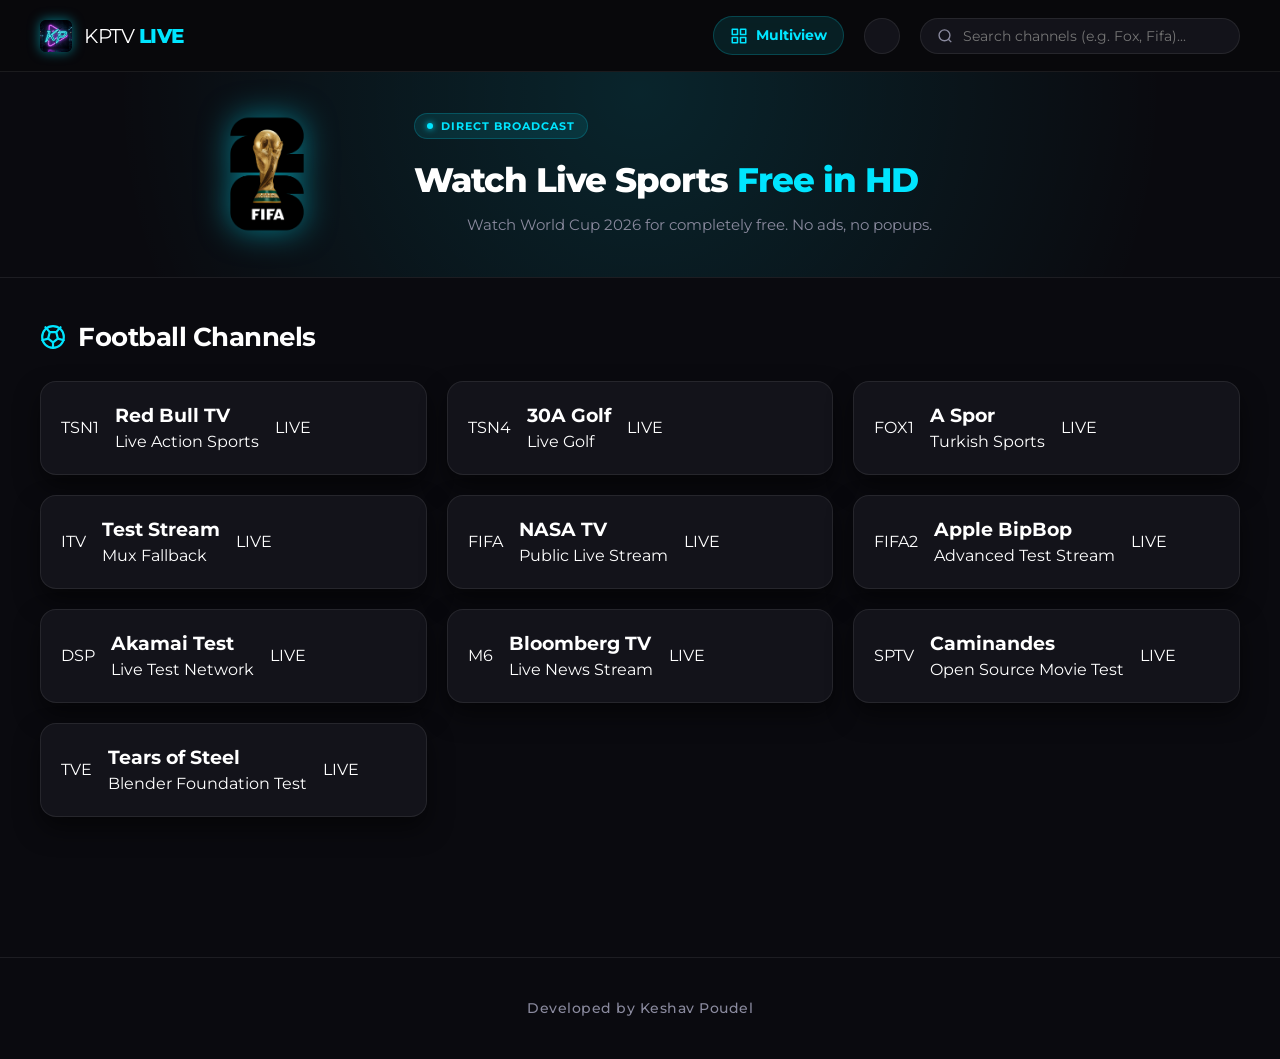
<file: kptv/index.html>
<!DOCTYPE html>
<html lang="en">

<head>
  <meta charset="UTF-8">
  <meta name="viewport" content="width=device-width, initial-scale=1.0">
  <title>KPTV - Live Channels</title>
  <link rel="icon" type="image/png" href="logo.png">
  <link rel="stylesheet" href="channels.css">
  <link href="https://fonts.googleapis.com/css2?family=Montserrat:wght@300;400;500;600;700;800;900&display=swap"
    rel="stylesheet">
</head>

<body>

  <!-- Navigation -->
  <nav class="navbar">
    <div class="nav-brand">
      <img src="logo.png" class="logo-img" alt="KP Logo">
      <span>KPTV <strong>LIVE</strong></span>
    </div>
    <div class="nav-controls">
      <a href="multistream.html" class="nav-multistream-btn">
        <svg viewBox="0 0 24 24" fill="none" stroke="currentColor" stroke-width="2" width="18" height="18"
          stroke-linecap="round" stroke-linejoin="round">
          <rect x="3" y="3" width="7" height="7"></rect>
          <rect x="14" y="3" width="7" height="7"></rect>
          <rect x="14" y="14" width="7" height="7"></rect>
          <rect x="3" y="14" width="7" height="7"></rect>
        </svg>
        Multiview
      </a>
      <button id="themeToggle" class="theme-toggle" aria-label="Toggle Theme">
        <!-- Sun icon (shows in dark mode) -->
        <svg class="icon-sun" viewBox="0 0 24 24" fill="none" stroke="currentColor" stroke-width="2"
          stroke-linecap="round" stroke-linejoin="round">
          <circle cx="12" cy="12" r="5"></circle>
          <line x1="12" y1="1" x2="12" y2="3"></line>
          <line x1="12" y1="21" x2="12" y2="23"></line>
          <line x1="4.22" y1="4.22" x2="5.64" y2="5.64"></line>
          <line x1="18.36" y1="18.36" x2="19.78" y2="19.78"></line>
          <line x1="1" y1="12" x2="3" y2="12"></line>
          <line x1="21" y1="12" x2="23" y2="12"></line>
          <line x1="4.22" y1="19.78" x2="5.64" y2="18.36"></line>
          <line x1="18.36" y1="5.64" x2="19.78" y2="4.22"></line>
        </svg>

        <!-- Moon icon (shows in light mode) -->
        <svg class="icon-moon" viewBox="0 0 24 24" fill="none" stroke="currentColor" stroke-width="2"
          stroke-linecap="round" stroke-linejoin="round">
          <path d="M21 12.79A9 9 0 1 1 11.21 3 7 7 0 0 0 21 12.79z"></path>
        </svg>
      </button>
      <div class="nav-search">
        <svg viewBox="0 0 24 24" width="18" height="18" fill="none" stroke="currentColor" stroke-width="2">
          <circle cx="11" cy="11" r="8"></circle>
          <line x1="21" y1="21" x2="16.65" y2="16.65"></line>
        </svg>
        <input type="text" id="searchInput" placeholder="Search channels (e.g. Fox, Fifa)...">
      </div>

    </div>
  </nav>

  <!-- Compact Header Section -->
  <header class="hero compact">
    <div class="hero-content">
      <img src="fifa26.png" class="hero-fifa-logo" alt="FIFA World Cup 2026">
      <div class="hero-text-wrapper">
        <div class="live-badge">
          <div class="live-dot"></div> DIRECT BROADCAST
        </div>
        <h1>Watch Live Sports <span>Free in HD</span></h1>
        <p>Watch World Cup 2026 for completely free. No ads, no popups.</p>
      </div>
    </div>
  </header>

  <!-- Channels Directory -->
  <main class="directory-main">

    <!-- Football Category -->
    <section class="category-section">
      <div class="category-header">
        <svg viewBox="0 0 24 24" fill="none" stroke="currentColor" stroke-width="2" stroke-linecap="round"
          stroke-linejoin="round">
          <circle cx="12" cy="12" r="10"></circle>
          <path d="M12 17l-4.5-3.5 1.5-6h6l1.5 6L12 17z"></path>
          <path d="M12 17v5"></path>
          <path d="M7.5 13.5L2 15"></path>
          <path d="M16.5 13.5L22 15"></path>
          <path d="M9 7.5L5 3"></path>
          <path d="M15 7.5l4-4.5"></path>
        </svg>
        <h2>Football Channels</h2>
      </div>
      <div class="channel-grid" id="footballGrid">
        <!-- Injected via JS -->
      </div>
    </section>

    <!-- Cricket Category (Currently Hidden) -->
    <!--
    <section class="category-section">
      <div class="category-header" style="margin-top: 40px;">
        <svg viewBox="0 0 24 24" fill="currentColor">
          <path d="M12 2C6.48 2 2 6.48 2 12s4.48 10 10 10 10-4.48 10-10S17.52 2 12 2zm1 15h-2v-2h2v2zm0-4h-2V7h2v6z" />
        </svg>
        <h2>Cricket Networks</h2>
      </div>
      <div class="channel-grid" id="cricketGrid">
      </div>
    </section>
    -->

  </main>

  <!-- Footer -->
  <footer class="site-footer">
    <p>Developed by Keshav Poudel</p>
  </footer>

  <script src="channels.js"></script>
</body>

</html>
</file>
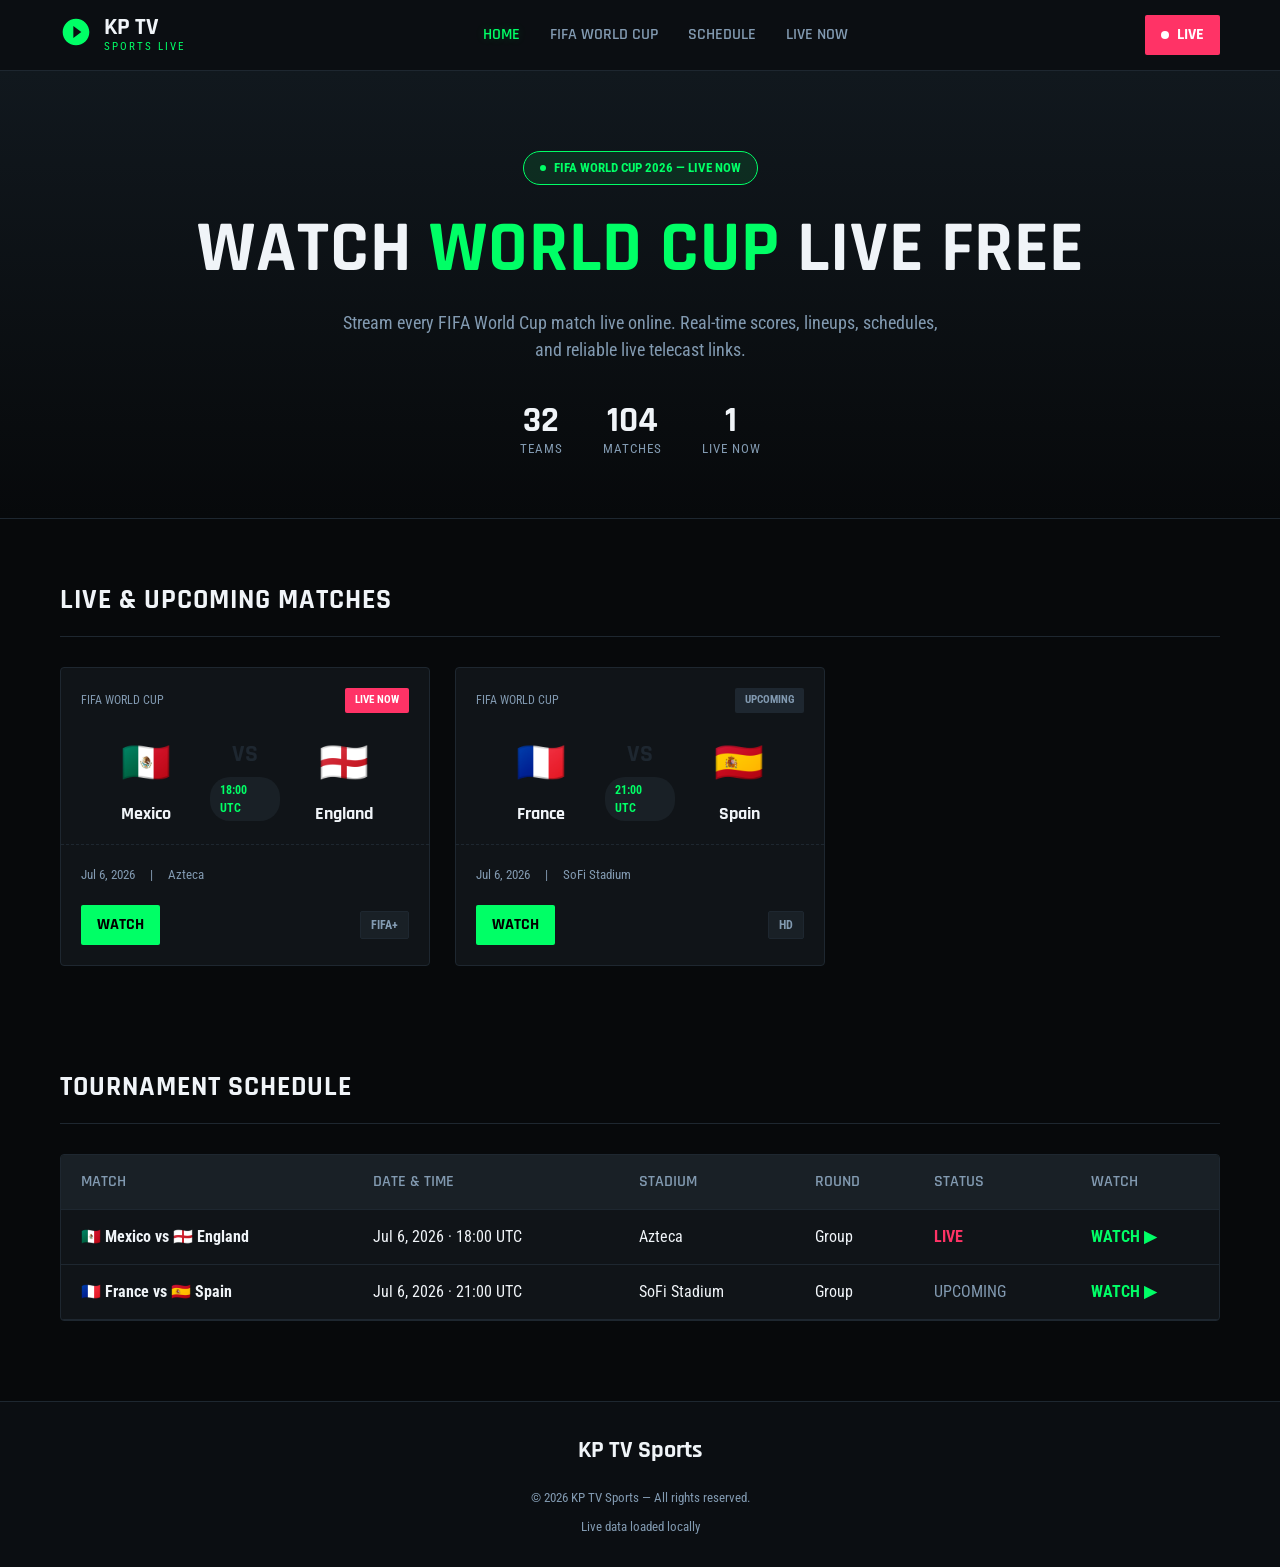
<file: kptv1/index.html>
<!DOCTYPE html>
<html lang="en" dir="ltr">
<head>
  <meta charset="UTF-8"/>
  <meta name="viewport" content="width=device-width, initial-scale=1, minimum-scale=1, maximum-scale=5"/>
  <title>KP TV Sports — FIFA World Cup 2026 Live Streaming</title>
  <meta name="description" content="Watch FIFA World Cup 2026 live streaming online. Get live scores, match schedules, team lineups, and telecast links."/>
  <meta name="theme-color" content="#07090b"/>
  <meta property="og:title" content="KP TV Sports — FIFA World Cup 2026 Live"/>
  <link rel="stylesheet" href="style.css"/>
  <link rel="preconnect" href="https://fonts.googleapis.com"/>
  <link rel="preconnect" href="https://fonts.gstatic.com" crossorigin/>
</head>
<body id="body">

<!-- Header -->
<header>
  <div class="container">
    <div class="header-inner">
      <a href="index.html" class="logo">
        <div class="logo-icon">
          <svg viewBox="0 0 24 24"><path d="M12 2C6.48 2 2 6.48 2 12s4.48 10 10 10 10-4.48 10-10S17.52 2 12 2zm-2 14.5v-9l6 4.5-6 4.5z"/></svg>
        </div>
        <div class="logo-text">
          <span class="logo-name">KP TV</span>
          <span class="logo-sub">Sports Live</span>
        </div>
      </a>

      <nav class="main-nav">
        <ul class="nav-menu">
          <li><a href="index.html" class="active">HOME</a></li>
          <li><a href="match-data.html?id=fifa2">FIFA WORLD CUP</a></li>
          <li><a href="#schedule">SCHEDULE</a></li>
          <li><a href="#live">LIVE NOW</a></li>
        </ul>
      </nav>

      <div class="header-actions">
        <a href="match-data.html?id=fifa2" class="btn-live">
          <span class="live-dot"></span>
          LIVE
        </a>
      </div>
    </div>
  </div>
</header>

<!-- Hero -->
<section class="hero">
  <div class="container">
    <div class="hero-content">
      <div class="hero-badge">
        <span class="dot"></span>
        FIFA World Cup 2026 — Live Now
      </div>
      <h1>Watch <span>World Cup</span> Live Free</h1>
      <p>Stream every FIFA World Cup match live online. Real-time scores, lineups, schedules, and reliable live telecast links.</p>
      <div class="hero-stats">
        <div class="hero-stat">
          <div class="num">32</div>
          <div class="label">Teams</div>
        </div>
        <div class="hero-stat">
          <div class="num">104</div>
          <div class="label">Matches</div>
        </div>
        <div class="hero-stat">
          <div class="num" id="liveCount">—</div>
          <div class="label">Live Now</div>
        </div>
      </div>
    </div>
  </div>
</section>

<!-- Live Matches Section -->
<section class="matches-section" id="live">
  <div class="container">
    <div class="section-header">
      <div class="section-title">
        <h2>Live &amp; Upcoming Matches</h2>
      </div>
    </div>

    <!-- Cards loaded by JS -->
    <div class="matches-grid" id="matchesGrid">
      <!-- Skeletons -->
      <div class="match-card" style="pointer-events:none; min-height:250px">
        <div class="loading-skeleton" style="width:100%;height:100%"></div>
      </div>
      <div class="match-card" style="pointer-events:none; min-height:250px">
        <div class="loading-skeleton" style="width:100%;height:100%"></div>
      </div>
    </div>
  </div>
</section>

<!-- Schedule Table -->
<section class="schedule-section" id="schedule">
  <div class="container">
    <div class="section-header">
      <div class="section-title">
        <h2>Tournament Schedule</h2>
      </div>
    </div>

    <div class="schedule-table">
      <table>
        <thead>
          <tr>
            <th>Match</th>
            <th>Date &amp; Time</th>
            <th>Stadium</th>
            <th>Round</th>
            <th>Status</th>
            <th>Watch</th>
          </tr>
        </thead>
        <tbody id="scheduleBody">
          <tr>
            <td colspan="6" style="text-align:center;padding:30px;color:var(--text-muted)">
              Loading schedule data...
            </td>
          </tr>
        </tbody>
      </table>
    </div>
  </div>
</section>

<!-- Footer -->
<footer>
  <div class="container">
    <div class="footer-bottom">
      <div style="font-family:var(--font-heading);font-size:24px;font-weight:700;color:var(--text-main);margin-bottom:10px">KP TV Sports</div>
      <span>© <span id="year"></span> KP TV Sports — All rights reserved.</span>
      <span>Live data loaded locally</span>
    </div>
  </div>
</footer>

<script>
document.getElementById('year').textContent = new Date().getFullYear();

// ===== Country Flag Helper =====
function getFlag(name) {
  const flags = {
    'brazil':'🇧🇷','argentina':'🇦🇷','france':'🇫🇷','germany':'🇩🇪','england':'🏴󠁧󠁢󠁥󠁮󠁧󠁿',
    'spain':'🇪🇸','portugal':'🇵🇹','netherlands':'🇳🇱','italy':'🇮🇹','usa':'🇺🇸',
    'mexico':'🇲🇽','canada':'🇨🇦','morocco':'🇲🇦','senegal':'🇸🇳','japan':'🇯🇵',
    'south korea':'🇰🇷','australia':'🇦🇺','croatia':'🇭🇷','belgium':'🇧🇪','uruguay':'🇺🇾',
    'colombia':'🇨🇴','chile':'🇨🇱','ecuador':'🇪🇨','peru':'🇵🇪','switzerland':'🇨🇭',
    'poland':'🇵🇱','denmark':'🇩🇰','sweden':'🇸🇪','norway':'🇳🇴','austria':'🇦🇹',
    'serbia':'🇷🇸','ukraine':'🇺🇦','turkey':'🇹🇷','ghana':'🇬🇭','nigeria':'🇳🇬',
    'cameroon':'🇨🇲','ivory coast':'🇨🇮','saudi arabia':'🇸🇦','iran':'🇮🇷','qatar':'🇶🇦',
    'south africa':'🇿🇦','egypt':'🇪🇬','algeria':'🇩🇿','tunisia':'🇹🇳',
  };
  const k = (name || '').toLowerCase().trim();
  for (const [country, flag] of Object.entries(flags)) {
    if (k.includes(country)) return flag;
  }
  return '⚽';
}

const FIFA_IDS = ['fifa1','fifa2','fifa3','fifa4','fifa5','fifa6','fifa7','fifa8'];

async function loadMatchData(id) {
  try {
    const res = await fetch(`https://yonotv-data.pages.dev/${id}.json?t=${Date.now()}`);
    if (!res.ok) return null;
    return await res.json();
  } catch { return null; }
}

function buildMatchCard(data, id) {
  const match = data.match || {};
  const team1 = data.team1 || {};
  const team2 = data.team2 || {};
  const isLive = (match.status || '').toLowerCase().includes('live');
  const flag1 = getFlag(team1.name || '');
  const flag2 = getFlag(team2.name || '');

  const badge = isLive
    ? `<span class="live-badge">LIVE NOW</span>`
    : `<span class="live-badge upcoming-badge">UPCOMING</span>`;

  return `
    <a href="match-data.html?id=${id}" class="match-card">
      <div class="match-card-top">
        <div class="match-league-info">
          <span class="league-name">
            <svg viewBox="0 0 24 24"><path d="M12 2l3.09 6.26L22 9.27l-5 4.87 1.18 6.88L12 17.77l-6.18 3.25L7 14.14 2 9.27l6.91-1.01L12 2z"/></svg>
            ${match.league || 'FIFA World Cup 2026'}
          </span>
          ${badge}
        </div>
        <div class="match-teams">
          <div class="team-info">
            <div class="team-flag">${flag1}</div>
            <span class="team-name">${team1.name || 'TBD'}</span>
          </div>
          <div class="match-vs">
            <span class="vs-text">VS</span>
            <span class="match-time-badge">${match.time || 'TBD'}</span>
          </div>
          <div class="team-info">
            <div class="team-flag">${flag2}</div>
            <span class="team-name">${team2.name || 'TBD'}</span>
          </div>
        </div>
      </div>
      <div class="match-card-body">
        <div class="match-meta">
          <span class="meta-item"><svg viewBox="0 0 24 24"><rect x="3" y="4" width="18" height="18" rx="2"></rect><line x1="3" y1="10" x2="21" y2="10"></line></svg> ${match.date || 'TBD'}</span>
          <span class="meta-item"><svg viewBox="0 0 24 24"><path d="M21 10c0 7-9 13-9 13s-9-6-9-13a9 9 0 0 1 18 0z"></path><circle cx="12" cy="10" r="3"></circle></svg> ${match.stadium || 'TBD'}</span>
        </div>
        <div class="match-card-footer">
          <span class="watch-btn"><svg viewBox="0 0 24 24"><polygon points="5 3 19 12 5 21 5 3"/></svg> Watch</span>
          <span class="broadcaster-tag">${match.broadcaster || 'HD'}</span>
        </div>
      </div>
    </a>`;
}

function buildScheduleRow(data, id) {
  const match = data.match || {};
  const team1 = data.team1 || {};
  const team2 = data.team2 || {};
  const flag1 = getFlag(team1.name || '');
  const flag2 = getFlag(team2.name || '');
  const isLive = (match.status || '').toLowerCase().includes('live');

  const status = isLive
    ? `<span class="status-live">LIVE</span>`
    : `<span class="status-upcoming">UPCOMING</span>`;

  return `<tr>
    <td>
      <div class="schedule-teams">
        <span class="schedule-team-names">${flag1} ${team1.name || 'TBD'} vs ${flag2} ${team2.name || 'TBD'}</span>
      </div>
    </td>
    <td>${match.date || 'TBD'} · ${match.time || 'TBD'}</td>
    <td>${match.stadium || '—'}</td>
    <td>${match.round || '—'}</td>
    <td>${status}</td>
    <td><a href="match-data.html?id=${id}" class="watch-link">Watch ▶</a></td>
  </tr>`;
}

async function initPage() {
  const grid = document.getElementById('matchesGrid');
  const tbody = document.getElementById('scheduleBody');
  const cards = [];
  const rows = [];
  let liveCount = 0;

  const results = await Promise.all(FIFA_IDS.map(id => loadMatchData(id).then(d => ({id, d}))));

  for (const {id, d} of results) {
    if (!d) continue;
    cards.push(buildMatchCard(d, id));
    rows.push(buildScheduleRow(d, id));
    const isLive = ((d.match || {}).status || '').toLowerCase().includes('live');
    if (isLive) liveCount++;
  }

  // Demo fallback if API empty
  if (cards.length === 0) {
    const demoMatches = [
      { id:'fifa2', team1:'Mexico', team2:'England', time:'18:00 UTC', date:'Jul 6, 2026', stadium:'Azteca', round:'Group', broadcaster:'FIFA+', status:'live' },
      { id:'fifa3', team1:'France', team2:'Spain', time:'21:00 UTC', date:'Jul 6, 2026', stadium:'SoFi Stadium', round:'Group', broadcaster:'HD', status:'upcoming' }
    ];
    for (const m of demoMatches) {
      const flag1 = getFlag(m.team1);
      const flag2 = getFlag(m.team2);
      const isLive = m.status === 'live';
      if (isLive) liveCount++;
      const badge = isLive ? '<span class="live-badge">LIVE NOW</span>' : '<span class="live-badge upcoming-badge">UPCOMING</span>';
      
      cards.push(`<a href="match-data.html?id=${m.id}" class="match-card">
        <div class="match-card-top">
          <div class="match-league-info"><span class="league-name">FIFA World Cup</span>${badge}</div>
          <div class="match-teams">
            <div class="team-info"><div class="team-flag">${flag1}</div><span class="team-name">${m.team1}</span></div>
            <div class="match-vs"><span class="vs-text">VS</span><span class="match-time-badge">${m.time}</span></div>
            <div class="team-info"><div class="team-flag">${flag2}</div><span class="team-name">${m.team2}</span></div>
          </div>
        </div>
        <div class="match-card-body">
          <div class="match-meta"><span>${m.date}</span> | <span>${m.stadium}</span></div>
          <div class="match-card-footer">
            <span class="watch-btn">Watch</span>
            <span class="broadcaster-tag">${m.broadcaster}</span>
          </div>
        </div>
      </a>`);
      rows.push(`<tr>
        <td><div class="schedule-teams"><span class="schedule-team-names">${flag1} ${m.team1} vs ${flag2} ${m.team2}</span></div></td>
        <td>${m.date} · ${m.time}</td>
        <td>${m.stadium}</td>
        <td>${m.round}</td>
        <td>${isLive ? '<span class="status-live">LIVE</span>' : '<span class="status-upcoming">UPCOMING</span>'}</td>
        <td><a href="match-data.html?id=${m.id}" class="watch-link">Watch ▶</a></td>
      </tr>`);
    }
  }

  grid.innerHTML = cards.join('');
  tbody.innerHTML = rows.join('') || '<tr><td colspan="6" style="text-align:center">No matches found</td></tr>';
  document.getElementById('liveCount').textContent = liveCount || '1';
}

initPage();
</script>
</body>
</html>
</file>
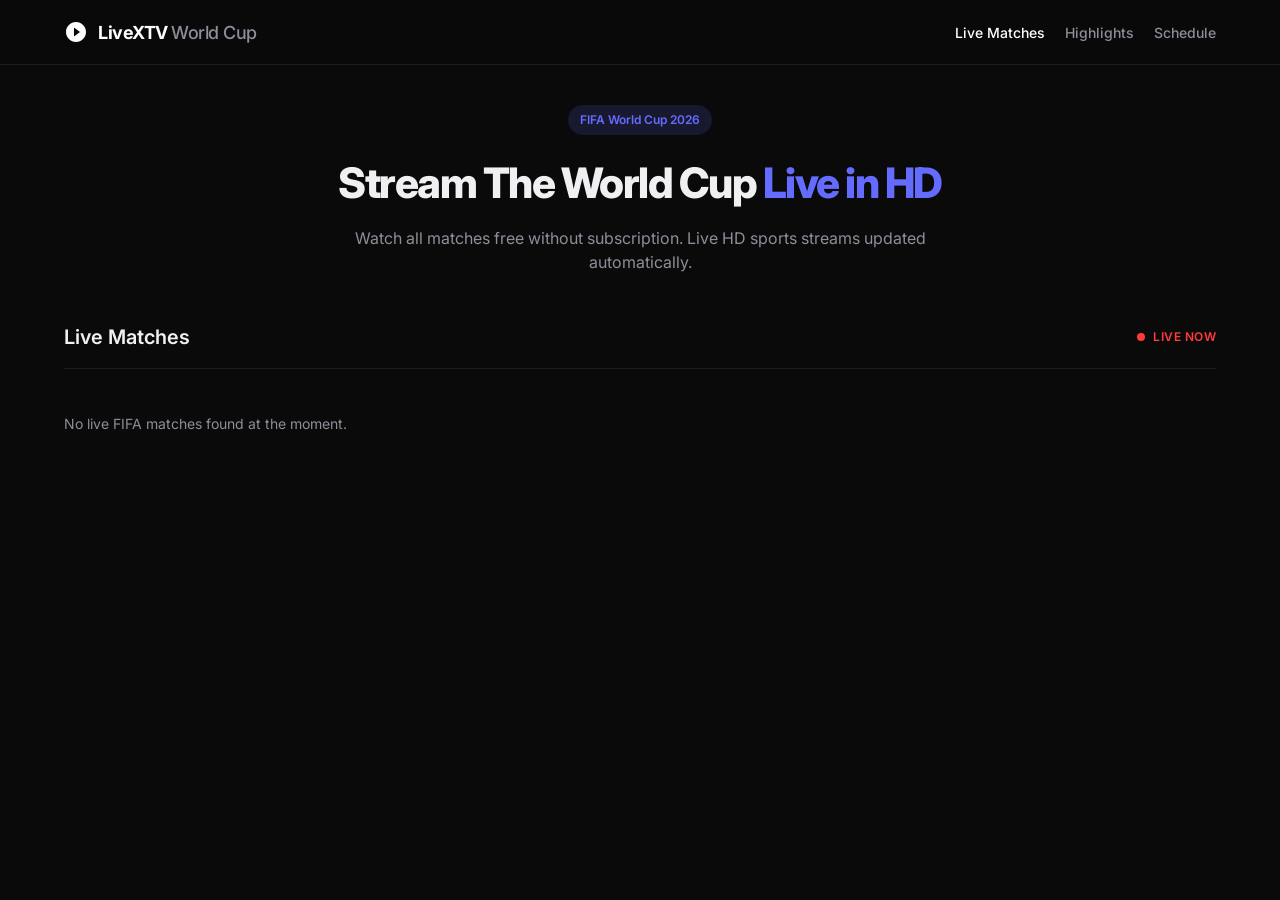
<file: livextv/index.html>
<!DOCTYPE html>
<html lang="en">
<head>
  <meta charset="UTF-8" />
  <meta name="viewport" content="width=device-width, initial-scale=1.0, maximum-scale=1.0, user-scalable=0" />
  <title>LiveXTV — FIFA World Cup</title>
  <link rel="stylesheet" href="style.css" />
  <link href="https://fonts.googleapis.com/css2?family=Inter:wght@400;500;600;700;800&display=swap" rel="stylesheet">
</head>
<body>

  <!-- Navigation -->
  <nav class="navbar">
    <div class="nav-container">
      <a href="index.html" class="brand">
        <svg viewBox="0 0 24 24" fill="currentColor" width="24" height="24"><path d="M12 2C6.48 2 2 6.48 2 12s4.48 10 10 10 10-4.48 10-10S17.52 2 12 2zm-2 14.5v-9l6 4.5-6 4.5z"/></svg>
        <span>LiveXTV <em>World Cup</em></span>
      </a>
      <div class="nav-links">
        <a href="index.html" class="active">Live Matches</a>
        <a href="#">Highlights</a>
        <a href="#">Schedule</a>
      </div>
    </div>
  </nav>

  <!-- Main Layout -->
  <main class="main-content">
    <div class="header-banner">
      <div class="banner-badge">FIFA World Cup 2026</div>
      <h1>Stream The World Cup <span>Live in HD</span></h1>
      <p>Watch all matches free without subscription. Live HD sports streams updated automatically.</p>
    </div>

    <div class="content-header">
      <h2>Live Matches</h2>
      <div class="live-indicator"><div class="dot"></div> Live Now</div>
    </div>

    <!-- Match Grid -->
    <div id="matchGrid" class="match-grid">
      <div class="loading-state">Loading live streams...</div>
    </div>
  </main>

  <script src="app.js"></script>
</body>
</html>
</file>
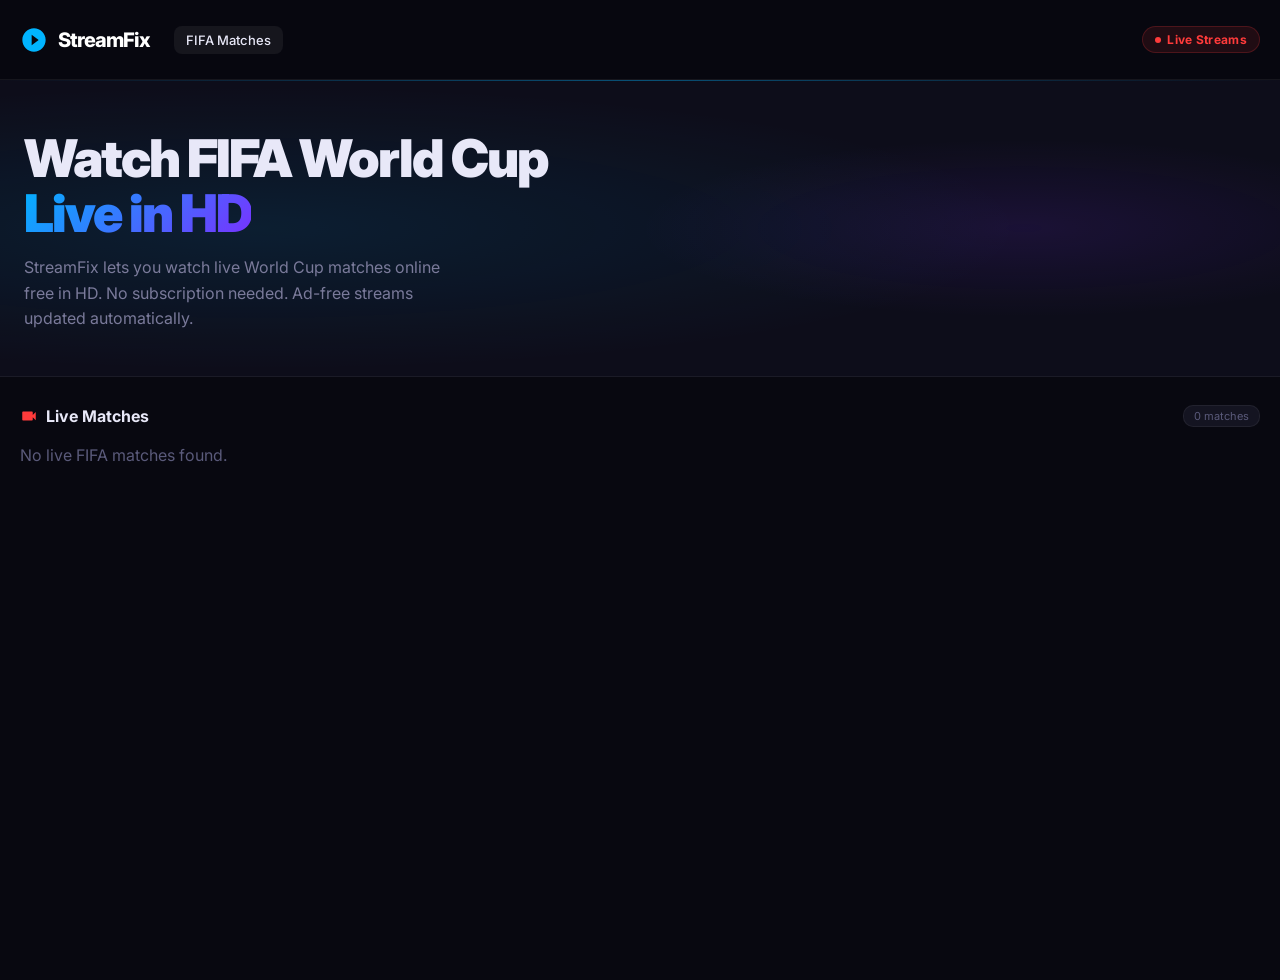
<file: streamfix/index.html>
<!DOCTYPE html>
<html lang="en">
<head>
  <meta charset="UTF-8" />
  <meta name="viewport" content="width=device-width, initial-scale=1.0" />
  <title>StreamFix — FIFA World Cup</title>
  <link rel="stylesheet" href="style.css" />
  <link href="https://fonts.googleapis.com/css2?family=Inter:wght@300;400;500;600;700;800;900&display=swap" rel="stylesheet" />
</head>
<body>

  <!-- Header -->
  <header>
    <div class="nav">
      <a href="index.html" class="logo">
        <svg viewBox="0 0 24 24" fill="var(--accent)" width="28" height="28"><path d="M12 2C6.48 2 2 6.48 2 12s4.48 10 10 10 10-4.48 10-10S17.52 2 12 2zm-2 14.5v-9l6 4.5-6 4.5z"/></svg>
        <span style="font-size:20px;font-weight:800;letter-spacing:-1px;color:#fff;">StreamFix</span>
      </a>
      <div class="nav-links">
        <button class="nav-link active">FIFA Matches</button>
      </div>
      <div class="live-pill">
        <div class="live-dot"></div> Live Streams
      </div>
    </div>
  </header>

  <!-- Hero Banner -->
  <div class="hero">
    <div class="hero-inner">
      <div class="hero-text">
        <h1>Watch FIFA World Cup <br><span class="grad">Live in HD</span></h1>
        <p>StreamFix lets you watch live World Cup matches online free in HD. No subscription needed. Ad-free streams updated automatically.</p>
      </div>
    </div>
  </div>

  <!-- Main Content -->
  <main class="main">
    <div class="section-head">
      <div class="section-title">
        <svg viewBox="0 0 24 24" fill="var(--live)" width="18" height="18"><path d="M17 10.5V7c0-.55-.45-1-1-1H4c-.55 0-1 .45-1 1v10c0 .55.45 1 1 1h12c.55 0 1-.45 1-1v-3.5l4 4v-11l-4 4z"/></svg>
        Live Matches
      </div>
      <div class="section-badge" id="matchCount">0 matches</div>
    </div>

    <!-- Grid -->
    <div id="matchGrid" class="match-grid">
      <div style="color:var(--muted)">Loading streams...</div>
    </div>
  </main>

  <!-- Modal Overlay for Streams -->
  <div class="overlay" id="playerModal">
    <div class="player-modal">
      <div class="modal-top">
        <div class="modal-info">
          <div class="modal-title-text" id="modalTitle">Match Title</div>
          <div class="modal-meta">
            <div class="modal-live-tag"><div class="live-dot"></div> LIVE</div>
            <span id="modalMeta">Stadium • Time</span>
          </div>
        </div>
        <button class="close-btn" id="closeModal">✕</button>
      </div>
      
      <div class="streams-panel">
        <div class="streams-label">Select HD Stream</div>
        <div class="streams-btns" id="modalLinks">
          <!-- Links injected here -->
        </div>
      </div>
    </div>
  </div>

  <script src="app.js"></script>
</body>
</html>
</file>
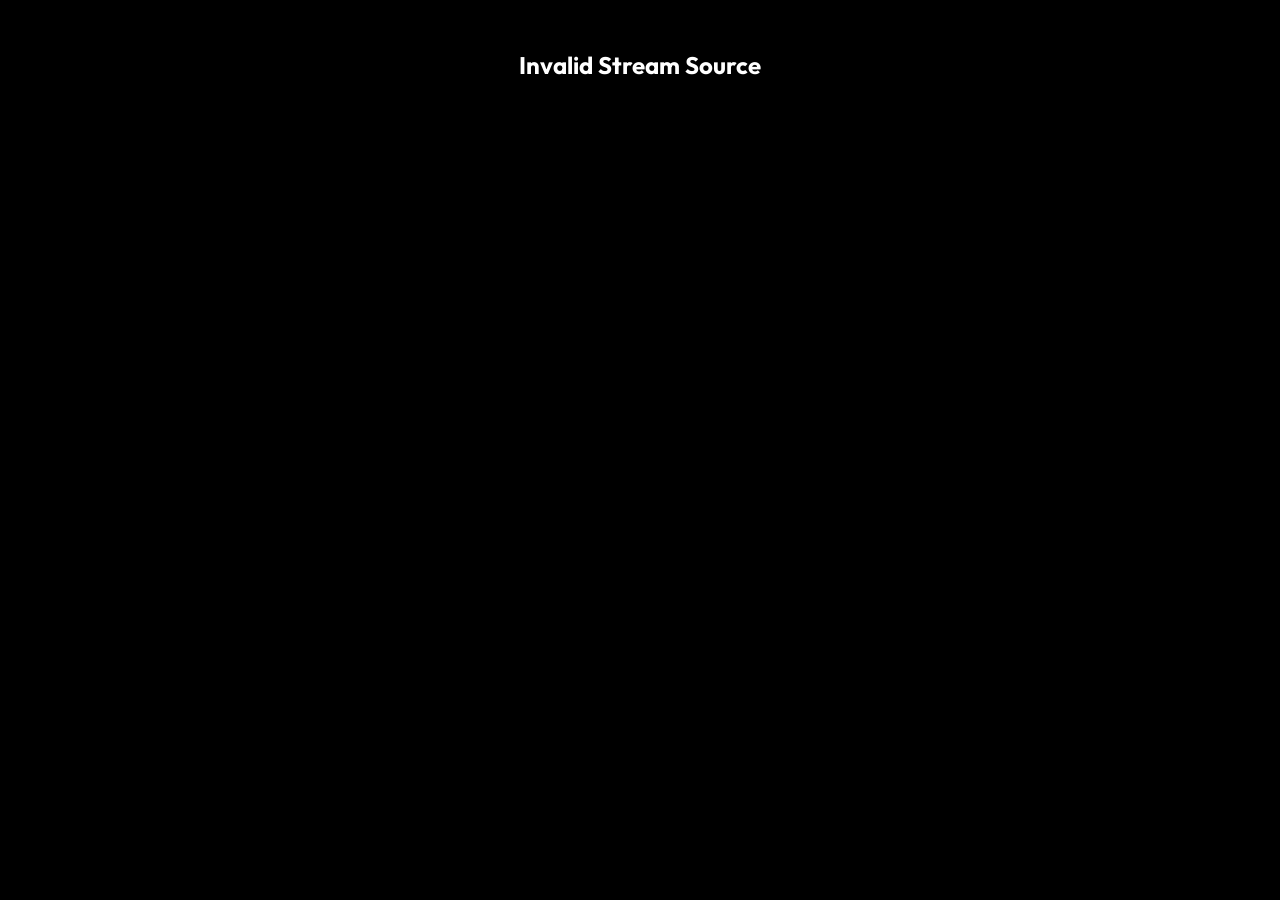
<file: kptv/channel-player.html>
<!DOCTYPE html>
<html lang="en">
<head>
  <meta charset="UTF-8">
  <meta name="viewport" content="width=device-width, initial-scale=1.0, maximum-scale=1.0, user-scalable=0">
  <title>KPTV Player</title>
  <link href="https://fonts.googleapis.com/css2?family=Outfit:wght@400;600;700&display=swap" rel="stylesheet">
  <style>
    body { margin: 0; padding: 0; background: #000; color: #fff; font-family: 'Outfit', sans-serif; overflow: hidden; display: flex; flex-direction: column; height: 100vh; }
    
    .player-header {
      background: #111; padding: 16px 24px; display: flex; align-items: center; justify-content: space-between;
      border-bottom: 1px solid #333; z-index: 10;
    }
    .back-btn {
      color: #fff; text-decoration: none; font-weight: 600; display: flex; align-items: center; gap: 8px; transition: color 0.2s;
    }
    .back-btn:hover { color: #f51343; }
    .channel-title { font-size: 18px; font-weight: 700; display: flex; align-items: center; gap: 10px; }
    .live-tag { background: #f51343; color: #fff; font-size: 10px; padding: 2px 6px; border-radius: 4px; font-weight: 800; letter-spacing: 1px; }
    
    .player-container {
      flex: 1; position: relative; background: #000;
    }
    iframe {
      width: 100%; height: 100%; border: none; position: absolute; inset: 0;
    }
  </style>
</head>
<body>

  <div class="player-header">
    <a href="channels.html" class="back-btn">
      <svg viewBox="0 0 24 24" width="20" height="20" fill="currentColor"><path d="M20 11H7.83l5.59-5.59L12 4l-8 8 8 8 1.41-1.41L7.83 13H20v-2z"/></svg>
      Back to Directory
    </a>
    <div class="channel-title">
      <span id="cName">Loading...</span>
      <span class="live-tag">LIVE</span>
    </div>
  </div>

  <div class="player-container">
    <iframe id="videoFrame" allowfullscreen="true" allow="encrypted-media; autoplay"></iframe>
  </div>

  <script>
    const urlParams = new URLSearchParams(window.location.search);
    const srcBase64 = urlParams.get('src');
    const name = urlParams.get('name');

    if (name) document.getElementById('cName').textContent = name;
    
    if (srcBase64) {
      const srcUrl = atob(srcBase64);
      document.getElementById('videoFrame').src = srcUrl;
    } else {
      document.body.innerHTML = '<h2 style="text-align:center;margin-top:50px;">Invalid Stream Source</h2>';
    }
  </script>
</body>
</html>
</file>
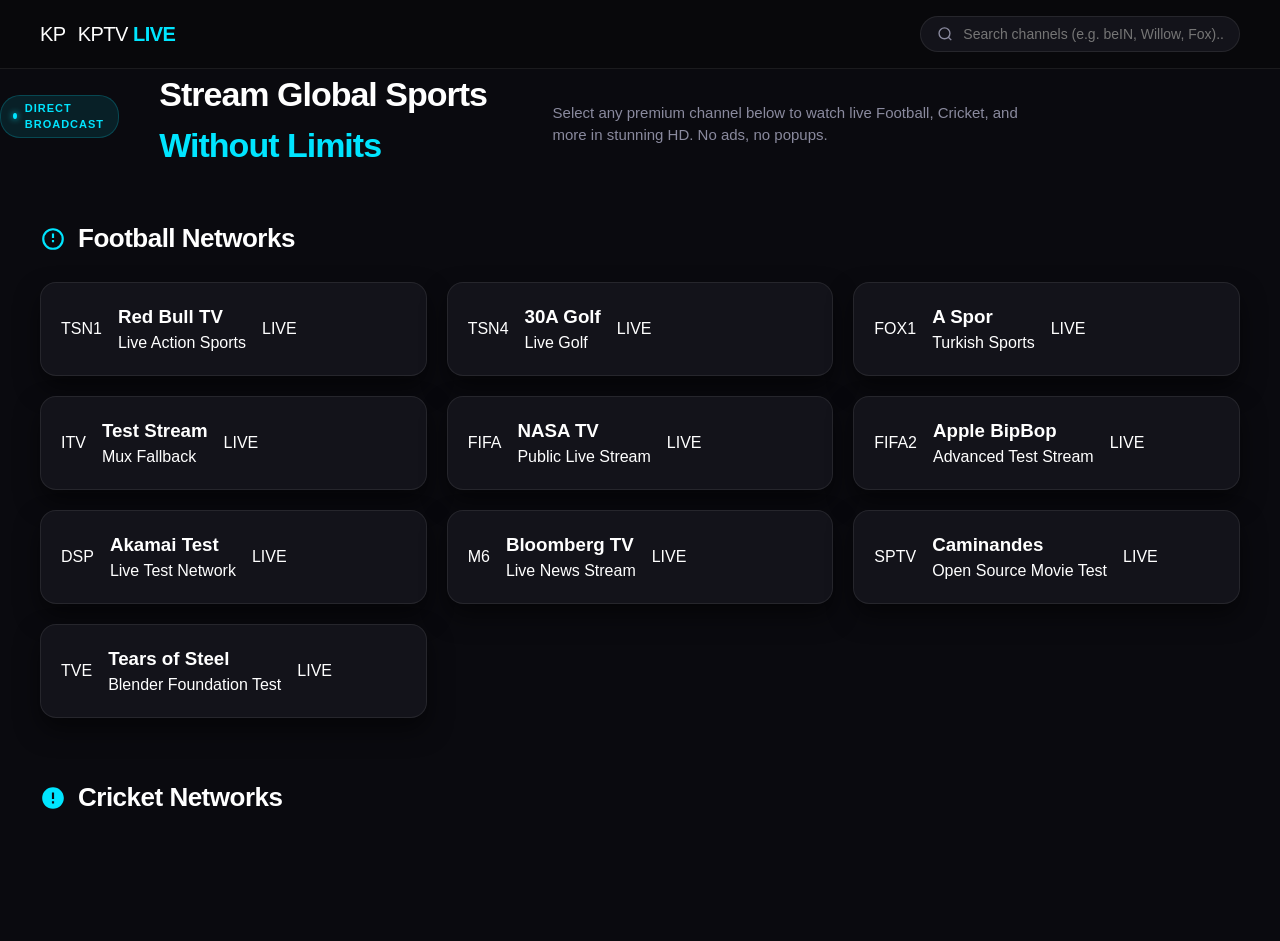
<file: kptv/channels.html>
<!DOCTYPE html>
<html lang="en">
<head>
  <meta charset="UTF-8">
  <meta name="viewport" content="width=device-width, initial-scale=1.0">
  <title>KPTV Ultimate Live Channels</title>
  <link rel="stylesheet" href="channels.css">
  <link href="https://fonts.googleapis.com/css2?family=Outfit:wght@300;400;500;600;700;800&display=swap" rel="stylesheet">
</head>
<body>

  <!-- Navigation -->
  <nav class="navbar">
    <div class="nav-brand">
      <div class="logo-box">KP</div>
      <span>KPTV <strong>LIVE</strong></span>
    </div>
    <div class="nav-search">
      <svg viewBox="0 0 24 24" width="18" height="18" fill="none" stroke="currentColor" stroke-width="2"><circle cx="11" cy="11" r="8"></circle><line x1="21" y1="21" x2="16.65" y2="16.65"></line></svg>
      <input type="text" id="searchInput" placeholder="Search channels (e.g. beIN, Willow, Fox)...">
    </div>
  </nav>

  <!-- Hero Section -->
  <header class="hero">
    <div class="hero-content">
      <div class="live-badge"><div class="live-dot"></div> DIRECT BROADCAST</div>
      <h1>Stream Global Sports <span>Without Limits</span></h1>
      <p>Select any premium channel below to watch live Football, Cricket, and more in stunning HD. No ads, no popups.</p>
    </div>
    <div class="hero-overlay"></div>
  </header>

  <!-- Channels Directory -->
  <main class="directory-main">
    
    <!-- Football Category -->
    <section class="category-section">
      <div class="category-header">
        <svg viewBox="0 0 24 24" fill="currentColor"><path d="M12 2a10 10 0 100 20 10 10 0 000-20zm0 18a8 8 0 110-16 8 8 0 010 16zm-1-13h2v4h-2zm0 6h2v2h-2z"/></svg>
        <h2>Football Networks</h2>
      </div>
      <div class="channel-grid" id="footballGrid">
        <!-- Injected via JS -->
      </div>
    </section>

    <!-- Cricket Category -->
    <section class="category-section">
      <div class="category-header" style="margin-top: 40px;">
        <svg viewBox="0 0 24 24" fill="currentColor"><path d="M12 2C6.48 2 2 6.48 2 12s4.48 10 10 10 10-4.48 10-10S17.52 2 12 2zm1 15h-2v-2h2v2zm0-4h-2V7h2v6z"/></svg>
        <h2>Cricket Networks</h2>
      </div>
      <div class="channel-grid" id="cricketGrid">
        <!-- Injected via JS -->
      </div>
    </section>

  </main>

  <script src="channels.js"></script>
</body>
</html>
</file>
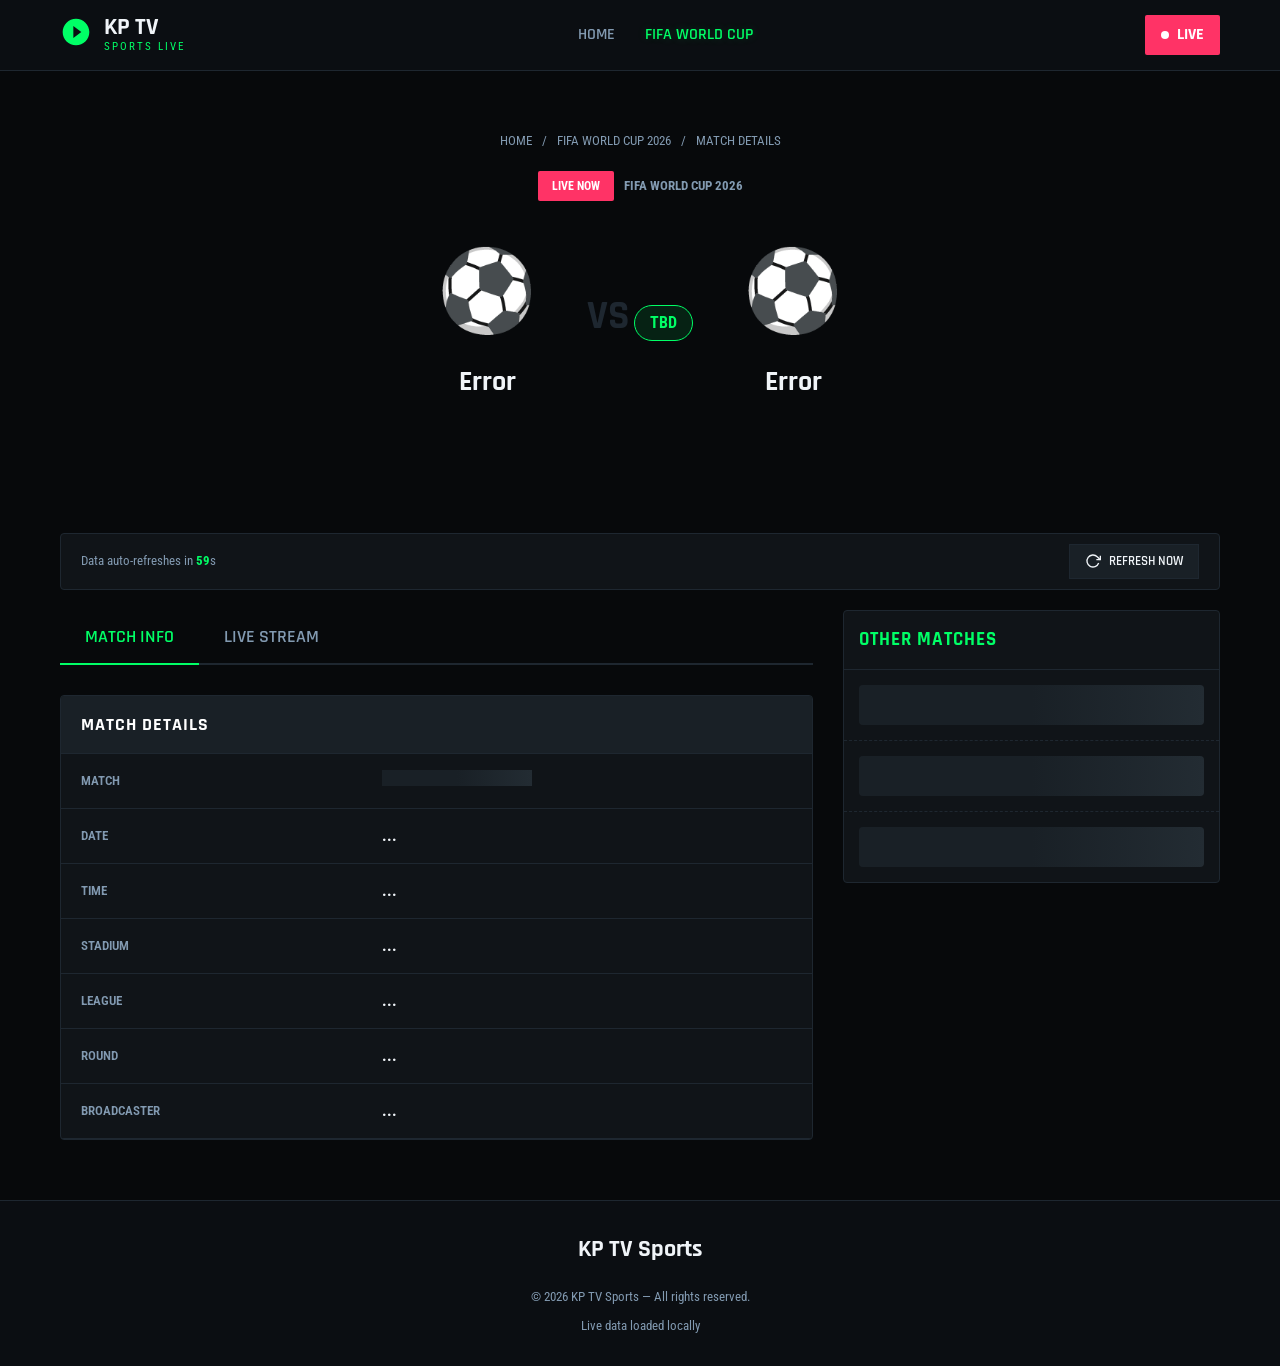
<file: kptv/match-data.html>
<!DOCTYPE html>
<html lang="en" dir="ltr">
<head>
  <meta charset="UTF-8"/>
  <meta name="viewport" content="width=device-width, initial-scale=1, minimum-scale=1, maximum-scale=5"/>
  <title>FIFA World Cup 2026 — Match Details &amp; Live Stream | KP TV Sports</title>
  <meta name="description" content="Watch FIFA World Cup 2026 live stream. Get match details, lineups, date, time, stadium info and live telecast links."/>
  <meta name="theme-color" content="#07090b"/>
  <meta property="og:title" content="FIFA World Cup 2026 Live Match | KP TV Sports"/>
  <link rel="stylesheet" href="style.css"/>
  <link rel="preconnect" href="https://fonts.googleapis.com"/>
  <link rel="preconnect" href="https://fonts.gstatic.com" crossorigin/>
</head>
<body id="body">

<!-- Header -->
<header>
  <div class="container">
    <div class="header-inner">
      <a href="index.html" class="logo">
        <div class="logo-icon">
          <svg viewBox="0 0 24 24"><path d="M12 2C6.48 2 2 6.48 2 12s4.48 10 10 10 10-4.48 10-10S17.52 2 12 2zm-2 14.5v-9l6 4.5-6 4.5z"/></svg>
        </div>
        <div class="logo-text">
          <span class="logo-name">KP TV</span>
          <span class="logo-sub">Sports Live</span>
        </div>
      </a>
      <nav class="main-nav">
        <ul class="nav-menu">
          <li><a href="index.html">HOME</a></li>
          <li><a href="match-data.html?id=fifa2" class="active">FIFA WORLD CUP</a></li>
        </ul>
      </nav>
      <div class="header-actions">
        <a href="index.html#live" class="btn-live">
          <span class="live-dot"></span>
          LIVE
        </a>
      </div>
    </div>
  </div>
</header>

<!-- Match Hero Section -->
<section class="match-hero">
  <div class="container">
    <div class="match-hero-content">
      <div class="breadcrumb">
        <a href="index.html">HOME</a>
        <span>/</span>
        <a href="index.html">FIFA WORLD CUP 2026</a>
        <span>/</span>
        <span id="breadTitle">MATCH DETAILS</span>
      </div>

      <div style="margin:12px 0;display:flex;align-items:center;justify-content:center;gap:10px;flex-wrap:wrap">
        <span id="heroBadge" class="live-badge" style="font-size:12px;padding:6px 14px">
          LIVE NOW
        </span>
        <span style="color:var(--text-muted);font-size:13px;font-weight:700;text-transform:uppercase" id="heroLeague">FIFA World Cup 2026</span>
      </div>

      <!-- Big VS display -->
      <div class="hero-match-display" id="heroMatchDisplay">
        <div class="hero-team">
          <div class="hero-flag" id="heroFlag1">⚽</div>
          <span class="hero-team-name" id="heroTeam1">Loading...</span>
        </div>
        <div class="hero-vs-block">
          <span class="hero-vs-text">VS</span>
          <span class="hero-match-time" id="heroTime">TBD</span>
        </div>
        <div class="hero-team">
          <div class="hero-flag" id="heroFlag2">⚽</div>
          <span class="hero-team-name" id="heroTeam2">Loading...</span>
        </div>
      </div>
    </div>
  </div>
</section>

<!-- Main Content -->
<main class="match-page">
  <div class="container">
    
    <!-- Refresh Bar -->
    <div class="refresh-box">
      <span style="color:var(--text-muted);font-size:13px">Data auto-refreshes in <strong id="refreshCountdown" style="color:var(--accent)">60</strong>s</span>
      <button class="refresh-btn" onclick="refreshData()">
        <svg viewBox="0 0 24 24" width="16" height="16" stroke="currentColor" fill="none" stroke-width="2"><polyline points="23 4 23 10 17 10"></polyline><path d="M20.49 15a9 9 0 1 1-2.12-9.36L23 10"></path></svg>
        Refresh Now
      </button>
    </div>

    <div class="match-page-grid">
      <!-- LEFT: Main Content -->
      <div>
        <!-- Tabs -->
        <div class="tabs-bar">
          <button class="tab-btn active" onclick="switchTab('info',this)">Match Info</button>
          <button class="tab-btn" onclick="switchTab('stream',this)">Live Stream</button>
        </div>

        <!-- TAB: Match Info -->
        <div class="tab-content active" id="tab-info">
          
          <!-- Score Section -->
          <div id="scoreSection" style="display:none; margin-bottom: 20px;">
            <div class="info-card">
              <div class="info-card-header">
                <h3>Live Score</h3>
              </div>
              <div style="display:flex; justify-content:center; align-items:center; gap:30px; padding:30px;">
                <div style="text-align:center">
                  <div style="font-family:var(--font-heading); font-size:48px; font-weight:700; color:var(--accent)" id="score1">0</div>
                  <div style="color:var(--text-muted); text-transform:uppercase; font-size:12px; font-weight:700" id="scoreTeam1">Team 1</div>
                </div>
                <div style="font-size:30px; color:var(--border); font-weight:700">-</div>
                <div style="text-align:center">
                  <div style="font-family:var(--font-heading); font-size:48px; font-weight:700; color:var(--accent)" id="score2">0</div>
                  <div style="color:var(--text-muted); text-transform:uppercase; font-size:12px; font-weight:700" id="scoreTeam2">Team 2</div>
                </div>
              </div>
            </div>
          </div>

          <div class="info-card">
            <div class="info-card-header">
              <h3>Match Details</h3>
            </div>
            <table class="info-table">
              <tbody>
                <tr>
                  <td>Match</td>
                  <td><strong id="match-title"><span class="loading-skeleton" style="display:inline-block;width:150px;height:16px"></span></strong></td>
                </tr>
                <tr>
                  <td>Date</td>
                  <td id="match-date">...</td>
                </tr>
                <tr>
                  <td>Time</td>
                  <td id="match-time">...</td>
                </tr>
                <tr>
                  <td>Stadium</td>
                  <td id="match-stadium">...</td>
                </tr>
                <tr>
                  <td>League</td>
                  <td id="match-league">...</td>
                </tr>
                <tr>
                  <td>Round</td>
                  <td id="match-round">...</td>
                </tr>
                <tr>
                  <td>Broadcaster</td>
                  <td id="match-broadcaster">...</td>
                </tr>
              </tbody>
            </table>
          </div>
        </div>



        <!-- TAB: Live Stream -->
        <div class="tab-content" id="tab-stream">
          <div class="info-card">
            <div class="info-card-header">
              <h3>Live Telecast Links</h3>
            </div>
            <div id="telecast-links" class="telecast-list">
              <div class="loading-skeleton" style="height:60px;border-radius:4px;margin-bottom:15px"></div>
              <div class="loading-skeleton" style="height:60px;border-radius:4px;margin-bottom:15px"></div>
              <div class="loading-skeleton" style="height:60px;border-radius:4px"></div>
            </div>
          </div>
        </div>

      </div>

      <!-- RIGHT: Sidebar -->
      <aside class="sidebar">
        <div class="sidebar-card">
          <div class="sidebar-card-header">
            <h3>Other Matches</h3>
          </div>
          <div class="sidebar-card-body" style="padding:0" id="sidebarMatches">
            <div style="padding:15px"><div class="loading-skeleton" style="height:40px;border-radius:4px"></div></div>
            <div style="padding:15px; border-top:1px dashed var(--border)"><div class="loading-skeleton" style="height:40px;border-radius:4px"></div></div>
            <div style="padding:15px; border-top:1px dashed var(--border)"><div class="loading-skeleton" style="height:40px;border-radius:4px"></div></div>
          </div>
        </div>
      </aside>

    </div>
  </div>
</main>

<!-- Footer -->
<footer>
  <div class="container">
    <div class="footer-bottom">
      <div style="font-family:var(--font-heading);font-size:24px;font-weight:700;color:var(--text-main);margin-bottom:10px">KP TV Sports</div>
      <span>© <span id="year"></span> KP TV Sports — All rights reserved.</span>
      <span>Live data loaded locally</span>
    </div>
  </div>
</footer>

<script>
document.getElementById('year').textContent = new Date().getFullYear();

// ===== URL Param =====
function getParam(name) {
  return new URLSearchParams(window.location.search).get(name);
}

const matchId = getParam('id') || 'fifa2';

// ===== Flag helper =====
function getFlag(name) {
  const flags = {
    'brazil':'🇧🇷','argentina':'🇦🇷','france':'🇫🇷','germany':'🇩🇪','england':'🏴󠁧󠁢󠁥󠁮󠁧󠁿',
    'spain':'🇪🇸','portugal':'🇵🇹','netherlands':'🇳🇱','italy':'🇮🇹','usa':'🇺🇸',
    'mexico':'🇲🇽','canada':'🇨🇦','morocco':'🇲🇦','senegal':'🇸🇳','japan':'🇯🇵',
    'south korea':'🇰🇷','australia':'🇦🇺','croatia':'🇭🇷','belgium':'🇧🇪','uruguay':'🇺🇾',
    'colombia':'🇨🇴','chile':'🇨🇱','ecuador':'🇪🇨','peru':'🇵🇪','switzerland':'🇨🇭',
    'poland':'🇵🇱','denmark':'🇩🇰','sweden':'🇸🇪','norway':'🇳🇴','austria':'🇦🇹',
    'serbia':'🇷🇸','ukraine':'🇺🇦','turkey':'🇹🇷','ghana':'🇬🇭','nigeria':'🇳🇬',
    'cameroon':'🇨🇲','ivory coast':'🇨🇮','saudi arabia':'🇸🇦','iran':'🇮🇷','qatar':'🇶🇦',
    'south africa':'🇿🇦','egypt':'🇪🇬','algeria':'🇩🇿','tunisia':'🇹🇳',
  };
  const k = (name || '').toLowerCase().trim();
  for (const [country, flag] of Object.entries(flags)) {
    if (k.includes(country)) return flag;
  }
  return '⚽';
}

// ===== Tab switching =====
function switchTab(name, btn) {
  document.querySelectorAll('.tab-btn').forEach(b => b.classList.remove('active'));
  document.querySelectorAll('.tab-content').forEach(c => c.classList.remove('active'));
  document.getElementById('tab-' + name).classList.add('active');
  if (btn) btn.classList.add('active');
}

// ===== Update page with data =====
function updatePage(data) {
  const match = data.match || {};
  const team1 = data.team1 || {};
  const team2 = data.team2 || {};
  const telecastLinks = data.telecast_links || [];

  const t1 = team1.name || 'TBD';
  const t2 = team2.name || 'TBD';
  const flag1 = getFlag(t1);
  const flag2 = getFlag(t2);
  const isLive = (match.status || '').toLowerCase().includes('live');
  const title = match.title || `${t1} vs ${t2}`;

  document.title = `${title} — Live Stream | KP TV Sports`;
  document.getElementById('breadTitle').textContent = `${t1} vs ${t2}`;

  document.getElementById('heroFlag1').textContent = flag1;
  document.getElementById('heroTeam1').textContent = t1;
  document.getElementById('heroFlag2').textContent = flag2;
  document.getElementById('heroTeam2').textContent = t2;
  document.getElementById('heroTime').textContent = match.time || 'TBD';
  document.getElementById('heroLeague').textContent = match.league || 'FIFA World Cup 2026';

  const heroBadge = document.getElementById('heroBadge');
  if (isLive) {
    heroBadge.innerHTML = 'LIVE NOW';
    heroBadge.style.background = 'var(--danger)';
    heroBadge.style.color = '#fff';
  } else {
    heroBadge.innerHTML = 'UPCOMING';
    heroBadge.style.background = 'var(--border)';
    heroBadge.style.color = 'var(--text-muted)';
  }

  document.getElementById('match-title').textContent = match.title || 'Not Available';
  document.getElementById('match-date').textContent = match.date || 'Not Available';
  document.getElementById('match-time').textContent = match.time || 'Not Available';
  document.getElementById('match-stadium').textContent = match.stadium || 'Not Available';
  document.getElementById('match-league').textContent = match.league || 'Not Available';
  document.getElementById('match-round').textContent = match.round || 'Not Available';
  document.getElementById('match-broadcaster').textContent = match.broadcaster || 'Not Available';

  if (match.score_team1 !== undefined || match.score_team2 !== undefined) {
    document.getElementById('scoreSection').style.display = 'block';
    document.getElementById('score1').textContent = match.score_team1 ?? '0';
    document.getElementById('score2').textContent = match.score_team2 ?? '0';
    document.getElementById('scoreTeam1').textContent = t1;
    document.getElementById('scoreTeam2').textContent = t2;
  }

  const lineupEl = document.getElementById('lineup-content');
  if (match.lineup_published && (team1.lineup || team2.lineup)) {
    lineupEl.innerHTML = `
      <div class="lineup-team">
        <div class="lineup-team-name">${flag1} ${t1}</div>
        <div class="lineup-players">${(team1.lineup || 'Not Available').replace(/,/g, '<br>')}</div>
      </div>
      <div class="lineup-team">
        <div class="lineup-team-name">${flag2} ${t2}</div>
        <div class="lineup-players">${(team2.lineup || 'Not Available').replace(/,/g, '<br>')}</div>
      </div>`;
  } else {
    lineupEl.innerHTML = `<div style="grid-column:1/-1;text-align:center;padding:40px;color:var(--text-muted)">Lineups will be available closer to kick-off.</div>`;
  }

  // Filter ad links on the fly
  const cleanLinks = (data.telecast_links || []).filter(link => {
    return link.url && !link.url.endsWith('/ADS') && !link.url.includes('ADS');
  });

  const telecastEl = document.getElementById('telecast-links');
  if (cleanLinks.length > 0) {
    telecastEl.innerHTML = cleanLinks.map((link, i) => `
      <a href="${link.url}" target="_blank" rel="noopener noreferrer" class="telecast-link">
        <div class="telecast-link-icon">
          <div class="play-icon"><svg viewBox="0 0 24 24"><polygon points="5 3 19 12 5 21 5 3"/></svg></div>
          <span>${link.name || `Stream Link ${i + 1}`}</span>
        </div>
        <svg class="arrow-icon" viewBox="0 0 24 24"><polyline points="9 18 15 12 9 6"></polyline></svg>
      </a>`).join('');
  } else {
    telecastEl.innerHTML = `<div style="text-align:center;padding:40px;color:var(--text-muted)">Stream links will appear before the match starts.</div>`;
  }
}

async function loadMatchData(silent = false) {
  try {
    const res = await fetch(`https://yonotv-data.pages.dev/${matchId}.json?t=${Date.now()}`);
    if (!res.ok) throw new Error('HTTP ' + res.status);
    const data = await res.json();
    updatePage(data);
    if (!silent) loadOtherMatches();
  } catch (err) {
    console.error('Failed to load data:', err);
    document.getElementById('heroTeam1').textContent = 'Error';
    document.getElementById('heroTeam2').textContent = 'Error';
  }
}

const OTHER_IDS = ['fifa1','fifa2','fifa3','fifa4','fifa5','fifa6','fifa7','fifa8'].filter(id => id !== matchId);

async function loadOtherMatches() {
  const sidebarEl = document.getElementById('sidebarMatches');
  const items = [];
  const results = await Promise.allSettled(
    OTHER_IDS.slice(0,5).map(id => fetch(`https://yonotv-data.pages.dev/${id}.json`).then(r => r.json()).then(d => ({id, d})))
  );

  for (const r of results) {
    if (r.status !== 'fulfilled' || !r.value.d) continue;
    const {id, d} = r.value;
    const team1 = (d.team1 || {}).name || 'TBD';
    const team2 = (d.team2 || {}).name || 'TBD';
    const flag1 = getFlag(team1);
    const flag2 = getFlag(team2);
    items.push({id, team1, team2, flag1, flag2, time: (d.match||{}).time || 'TBD'});
  }

  if (items.length === 0) {
    sidebarEl.innerHTML = '<div style="padding:15px;color:var(--text-muted)">No other matches</div>';
    return;
  }

  sidebarEl.innerHTML = items.map(m => `
    <a href="match-data.html?id=${m.id}" class="upcoming-item">
      <div class="upcoming-flags">${m.flag1}${m.flag2}</div>
      <div class="upcoming-info">
        <div class="upcoming-teams">${m.team1} vs ${m.team2}</div>
        <div class="upcoming-time">${m.time}</div>
      </div>
    </a>`).join('');
}

let refreshTimer = 60;
let refreshInterval;

function refreshData() {
  loadMatchData(true);
  clearInterval(refreshInterval);
  refreshTimer = 60;
  document.getElementById('refreshCountdown').textContent = refreshTimer;
  refreshInterval = setInterval(() => {
    refreshTimer--;
    document.getElementById('refreshCountdown').textContent = refreshTimer;
    if (refreshTimer <= 0) {
      loadMatchData(true);
      refreshTimer = 60;
    }
  }, 1000);
}

loadMatchData();
refreshData();
</script>
</body>
</html>
</file>
<file: kptv/channels.css>
/* KPTV Premium Responsive CSS */

/* --- Theme Variables --- */
:root {
  /* LIGHT MODE (Default) */
  --bg: #f8fafc;
  --surface: #ffffff;
  --surface-hover: #f1f5f9;
  --primary: #00e5ff;
  --primary-glow: rgba(0, 229, 255, 0.4);
  --text: #0f172a;
  --text-muted: #64748b;
  --border: rgba(0, 0, 0, 0.08);
  --glass-bg: rgba(255, 255, 255, 0.85);
  --card-shadow: 0 8px 24px rgba(0,0,0,0.04);
  --icon-bg: #f1f5f9;
  --icon-text: #0f172a;
}

[data-theme="dark"] {
  /* DARK MODE */
  --bg: #0a0a0f;
  --surface: #13131a;
  --surface-hover: #1c1c26;
  --primary: #00e5ff;
  --primary-glow: rgba(0, 229, 255, 0.5);
  --text: #ffffff;
  --text-muted: #8a8a9e;
  --border: rgba(255, 255, 255, 0.08);
  --glass-bg: rgba(9, 9, 11, 0.85);
  --card-shadow: 0 12px 24px rgba(0,0,0,0.5);
  --icon-bg: #000000;
  --icon-text: #ffffff;
}

* { box-sizing: border-box; margin: 0; padding: 0; }

body {
  font-family: 'Montserrat', sans-serif;
  background-color: var(--bg);
  color: var(--text);
  line-height: 1.5;
  -webkit-font-smoothing: antialiased;
  transition: background-color 0.4s ease, color 0.4s ease;
  overflow-x: hidden;
}

/* --- Navbar --- */
.navbar {
  position: sticky; top: 0; z-index: 100;
  display: flex; align-items: center; justify-content: space-between;
  padding: 16px 40px;
  background: var(--glass-bg);
  backdrop-filter: blur(16px);
  -webkit-backdrop-filter: blur(16px);
  border-bottom: 1px solid var(--border);
  transition: all 0.4s ease;
}

.nav-brand {
  display: flex; align-items: center; gap: 12px;
  font-size: 20px; font-weight: 400; letter-spacing: -0.5px;
}

.nav-brand strong { font-weight: 800; color: var(--primary); }

.logo-img {
  width: 32px; height: 32px; border-radius: 6px;
  box-shadow: 0 0 12px var(--primary-glow);
  object-fit: contain;
}

.nav-controls {
  display: flex; align-items: center; gap: 20px;
}

.theme-toggle {
  background: none; border: none; cursor: pointer;
  color: var(--text-muted); width: 36px; height: 36px;
  border-radius: 50%; display: flex; align-items: center; justify-content: center;
  transition: all 0.2s; background: var(--surface);
  border: 1px solid var(--border);
}

.theme-toggle:hover { color: var(--text); border-color: var(--text); }
.theme-toggle svg { width: 18px; height: 18px; }

/* Hide sun in light mode, moon in dark mode */
[data-theme="dark"] .icon-moon { display: none; }
:root:not([data-theme="dark"]) .icon-sun { display: none; }

.nav-search {
  position: relative; display: flex; align-items: center;
  background: var(--surface);
  border: 1px solid var(--border);
  border-radius: 20px; padding: 8px 16px;
  width: 320px; transition: all 0.2s;
}

.nav-search:focus-within {
  border-color: var(--primary);
  box-shadow: 0 0 0 4px rgba(245, 19, 67, 0.1);
}

.nav-search input:focus {
  outline: none; background: var(--surface);
  box-shadow: 0 0 0 2px var(--primary-glow);
}

.nav-multistream-btn {
  display: flex; align-items: center; gap: 8px;
  background: rgba(0, 229, 255, 0.1);
  color: var(--primary);
  text-decoration: none;
  padding: 8px 16px;
  border-radius: 20px;
  font-weight: 700;
  font-size: 14px;
  border: 1px solid rgba(0, 229, 255, 0.2);
  transition: all 0.3s;
}

.nav-multistream-btn:hover {
  background: var(--primary);
  color: #000;
  box-shadow: 0 0 12px var(--primary-glow);
}

.nav-search svg { color: var(--text-muted); margin-right: 10px; }
.nav-search input {
  background: transparent; border: none; outline: none;
  color: var(--text); width: 100%; font-family: inherit; font-size: 14px;
}

/* --- Compact Header Section --- */
.hero.compact {
  position: relative;
  padding: 40px;
  border-bottom: 1px solid var(--border);
  overflow: hidden;
  display: flex;
  align-items: center;
  justify-content: center;
}

/* Animated glowing background */
.hero.compact::before {
  content: ''; position: absolute; top: -50%; left: -50%; width: 200%; height: 200%;
  background: radial-gradient(circle at 50% 30%, rgba(0, 229, 255, 0.12), transparent 40%);
  z-index: -1; animation: breathe 8s ease-in-out infinite alternate;
}

@keyframes breathe {
  0% { transform: scale(0.95); opacity: 0.7; }
  100% { transform: scale(1.05); opacity: 1; }
}

.hero-content {
  position: relative; z-index: 1;
  animation: slideUp 0.6s cubic-bezier(0.16, 1, 0.3, 1) forwards;
  display: flex;
  align-items: center;
  gap: 40px;
  text-align: left;
  width: 80%;
  max-width: 1200px;
}

.hero-text-wrapper {
  flex: 1;
}

@keyframes slideUp {
  0% { opacity: 0; transform: translateY(20px); }
  100% { opacity: 1; transform: translateY(0); }
}

.live-badge {
  display: inline-flex; align-items: center; gap: 8px;
  background: rgba(0, 229, 255, 0.1); border: 1px solid rgba(0, 229, 255, 0.2);
  color: var(--primary); font-size: 11px; font-weight: 700;
  padding: 4px 12px; border-radius: 20px; margin-bottom: 16px;
  letter-spacing: 1px; text-transform: uppercase;
}

.live-dot {
  width: 6px; height: 6px; background: var(--primary); border-radius: 50%;
  animation: blink 1.5s ease-in-out infinite;
  box-shadow: 0 0 6px var(--primary);
}

@keyframes blink { 0%, 100% { opacity: 1; } 50% { opacity: 0.3; } }

.hero-content h1 {
  font-size: 34px; font-weight: 800; letter-spacing: -1px; margin-bottom: 8px;
}

.hero-fifa-logo {
  height: 120px; width: auto; margin-bottom: 0;
  filter: drop-shadow(0 0 16px var(--primary-glow));
  flex-shrink: 0;
}
.hero-content h1 span { color: var(--primary); }
.hero-content p {
  color: var(--text-muted); font-size: 15px; max-width: 600px; margin: 0 auto;
}

/* --- Main Directory Grid --- */
.directory-main {
  max-width: 1400px; margin: 0 auto; padding: 40px;
}

.category-header {
  display: flex; align-items: center; gap: 12px;
  margin-bottom: 24px;
}

.category-header svg { width: 26px; height: 26px; color: var(--primary); }
.category-header h2 { font-size: 26px; font-weight: 700; letter-spacing: -0.5px; }

.channel-grid {
  display: grid; grid-template-columns: repeat(auto-fill, minmax(300px, 1fr));
  gap: 20px;
  margin-bottom: 60px;
}

/* --- Channel Card (Glassmorphism & Staggered Animation) --- */
.channel-card {
  background: var(--surface);
  border: 1px solid var(--border);
  border-radius: 16px;
  padding: 20px;
  display: flex; align-items: center; gap: 16px;
  text-decoration: none; color: inherit;
  transition: all 0.3s cubic-bezier(0.25, 1, 0.5, 1);
  cursor: pointer;
  position: relative; overflow: hidden;
  box-shadow: var(--card-shadow);
  
  /* Stagger animation setup */
  opacity: 0; transform: translateY(20px);
  animation: fadeUp 0.6s cubic-bezier(0.16, 1, 0.3, 1) forwards;
}

@keyframes fadeUp {
  to { opacity: 1; transform: translateY(0); }
}

.channel-card:hover {
  transform: translateY(-6px);
  background: var(--surface-hover);
  border-color: rgba(245, 19, 67, 0.3);
  box-shadow: 0 16px 32px rgba(0,0,0,0.1), 0 0 0 1px var(--primary-glow);
}

.ch-icon {
  width: 64px; height: 64px;
  background: var(--icon-bg); border: 1px solid var(--border);
  border-radius: 12px;
  display: flex; align-items: center; justify-content: center;
  font-size: 20px; font-weight: 800; color: var(--icon-text);
  flex-shrink: 0; transition: all 0.3s ease;
}

.channel-card:hover .ch-icon {
  border-color: var(--primary);
  color: var(--primary);
  background: rgba(0, 229, 255, 0.05);
  box-shadow: inset 0 0 10px rgba(0, 229, 255, 0.2);
}

.ch-info { flex: 1; }
.ch-name { font-size: 18px; font-weight: 700; margin-bottom: 4px; transition: color 0.2s; }
.ch-desc { font-size: 13px; color: var(--text-muted); }

.channel-card:hover .ch-name { color: var(--primary); }

.play-btn {
  width: 36px; height: 36px; border-radius: 50%;
  background: rgba(0, 229, 255, 0.1);
  display: flex; align-items: center; justify-content: center;
  color: var(--primary); transition: all 0.3s;
}

.channel-card:hover .play-btn {
  background: var(--primary); color: #fff; transform: scale(1.15);
  box-shadow: 0 4px 12px var(--primary-glow);
}

/* --- Footer --- */
.site-footer {
  text-align: center;
  padding: 40px 20px;
  border-top: 1px solid var(--border);
  margin-top: 40px;
}

.site-footer p {
  color: var(--text-muted);
  font-size: 14px;
  font-weight: 500;
  letter-spacing: 0.5px;
}

/* ==========================================
   MULTISTREAM GRID SPECIFIC CSS
   ========================================== */
.multi-grid-container {
  display: grid;
  grid-template-columns: 1fr 1fr;
  grid-template-rows: 1fr;
  height: calc(100vh - 72px); /* Subtract navbar height */
  width: 100vw;
  background: #000;
  gap: 2px;
}

.multi-slot {
  position: relative;
  background: #111;
  display: flex;
  flex-direction: column;
  overflow: hidden;
}

.slot-header {
  position: absolute; top: 0; left: 0; right: 0;
  background: rgba(0,0,0,0.8);
  padding: 8px 12px;
  display: flex; justify-content: space-between; align-items: center;
  z-index: 10;
  backdrop-filter: blur(4px);
  border-bottom: 1px solid #333;
}

.slot-selector {
  background: #222; color: #fff;
  border: 1px solid #444; border-radius: 4px;
  padding: 4px 8px; font-family: inherit; font-size: 12px;
  outline: none; cursor: pointer;
}

.slot-selector:focus { border-color: var(--primary); }

.slot-video-container {
  flex: 1; position: relative; width: 100%; height: 100%;
}

.slot-video-container video {
  width: 100%; height: 100%; object-fit: contain;
}

.slot-empty-state {
  position: absolute; top: 0; left: 0; width: 100%; height: 100%;
  display: flex; align-items: center; justify-content: center;
  color: #555; font-size: 14px;
  pointer-events: none;
}

/* Hide default Shaka Spinner in Multiview */
.multi-slot .shaka-spinner-container { display: none !important; }
.multi-slot .shaka-time-container { display: none !important; }

/* ==========================================
   MOBILE RESPONSIVENESS (@MEDIA QUERIES)
   ========================================== */

/* Tablets and small laptops (Max 992px) */
@media (max-width: 992px) {
  .hero-content h1 { font-size: 44px; }
  .channel-grid { grid-template-columns: repeat(auto-fill, minmax(260px, 1fr)); }
}

/* Mobile Phones (Max 768px) */
@media (max-width: 768px) {
  .navbar {
    flex-direction: column; gap: 16px;
    padding: 16px 20px;
  }
  
  .nav-controls {
    width: 100%; display: flex; gap: 12px;
  }

  .nav-search {
    width: 100%; flex: 1;
  }

  .hero.compact { padding: 30px 20px; }
  .hero-content {
    flex-direction: column;
    text-align: center;
    gap: 20px;
    width: 100%;
  }
  .hero-fifa-logo { height: 80px; }
  .hero-content h1 { font-size: 28px; }
  .hero-content p { font-size: 14px; }

  .directory-main { padding: 30px 20px; }
  
  .channel-card { padding: 16px; }
  .ch-icon { width: 56px; height: 56px; font-size: 16px; }
  .ch-name { font-size: 16px; }

  .multi-grid-container {
    grid-template-columns: 1fr;
    grid-template-rows: repeat(2, 1fr);
    height: auto;
    min-height: 100vh;
  }
  .multi-slot { min-height: 250px; }
}

/* Extra Small Phones (Max 480px) */
@media (max-width: 480px) {
  .hero-content h1 { font-size: 24px; letter-spacing: -0.5px; }
  .channel-grid { grid-template-columns: 1fr; }
}
</file>
<file: kptv1/style.css>
/* ===== SPORTS STREAMING - MIDNIGHT & NEON GREEN ===== */
@import url('https://fonts.googleapis.com/css2?family=Rajdhani:wght@500;600;700&family=Roboto+Condensed:wght@400;700&display=swap');

/* ===== CSS Variables ===== */
:root {
  --bg-dark: #07090b;
  --bg-card: #101418;
  --bg-hover: #192026;
  --text-main: #f0f4f8;
  --text-muted: #829ab1;
  --accent: #00ff66;
  --accent-glow: rgba(0, 255, 102, 0.2);
  --border: #1e2730;
  --danger: #ff3366;
  
  --font-heading: 'Rajdhani', sans-serif;
  --font-body: 'Roboto Condensed', sans-serif;
  
  --radius: 4px;
  --transition: all 0.25s ease;
}

/* ===== Reset & Base ===== */
* {
  margin: 0;
  padding: 0;
  box-sizing: border-box;
}

body {
  font-family: var(--font-body);
  background-color: var(--bg-dark);
  color: var(--text-main);
  line-height: 1.5;
  -webkit-font-smoothing: antialiased;
}

a {
  color: inherit;
  text-decoration: none;
  transition: var(--transition);
}

.container {
  max-width: 1200px;
  margin: 0 auto;
  padding: 0 20px;
}

/* ===== Typography ===== */
h1, h2, h3, h4, h5, h6 {
  font-family: var(--font-heading);
  text-transform: uppercase;
  letter-spacing: 1px;
}

/* ===== Header ===== */
header {
  background-color: #0b0e12;
  border-bottom: 1px solid var(--border);
  position: sticky;
  top: 0;
  z-index: 100;
}

.header-inner {
  display: flex;
  align-items: center;
  justify-content: space-between;
  height: 70px;
}

.logo {
  display: flex;
  align-items: center;
  gap: 12px;
}

.logo-icon svg {
  width: 32px;
  height: 32px;
  fill: var(--accent);
}

.logo-text {
  display: flex;
  flex-direction: column;
}

.logo-name {
  font-family: var(--font-heading);
  font-size: 24px;
  font-weight: 700;
  color: var(--text-main);
  line-height: 1;
}

.logo-sub {
  font-size: 11px;
  color: var(--accent);
  text-transform: uppercase;
  letter-spacing: 2px;
}

.main-nav .nav-menu {
  display: flex;
  list-style: none;
  gap: 30px;
}

.nav-menu a {
  font-family: var(--font-heading);
  font-size: 16px;
  font-weight: 600;
  color: var(--text-muted);
  text-transform: uppercase;
  display: flex;
  align-items: center;
  gap: 8px;
}

.nav-menu a:hover, .nav-menu a.active {
  color: var(--accent);
}

.nav-menu a.active {
  text-shadow: 0 0 10px var(--accent-glow);
}

.header-actions {
  display: flex;
  align-items: center;
  gap: 15px;
}

.btn-live {
  background-color: var(--danger);
  color: #fff;
  font-family: var(--font-heading);
  font-weight: 700;
  padding: 8px 16px;
  border-radius: 2px;
  display: flex;
  align-items: center;
  gap: 8px;
  text-transform: uppercase;
}

.btn-live .live-dot {
  width: 8px;
  height: 8px;
  background: #fff;
  border-radius: 50%;
  animation: pulse 1s infinite;
}

/* ===== Hero Section ===== */
.hero {
  background: linear-gradient(to bottom, #11181e, var(--bg-dark));
  padding: 80px 0 60px;
  border-bottom: 1px solid var(--border);
  text-align: center;
}

.hero-badge {
  display: inline-flex;
  align-items: center;
  gap: 8px;
  background: rgba(0, 255, 102, 0.1);
  color: var(--accent);
  border: 1px solid var(--accent);
  padding: 6px 16px;
  border-radius: 20px;
  font-size: 13px;
  font-weight: 700;
  text-transform: uppercase;
  margin-bottom: 25px;
}

.hero-badge .dot {
  width: 6px;
  height: 6px;
  background: var(--accent);
  border-radius: 50%;
}

.hero h1 {
  font-size: clamp(40px, 8vw, 72px);
  line-height: 1.1;
  margin-bottom: 20px;
}

.hero h1 span {
  color: var(--accent);
}

.hero p {
  color: var(--text-muted);
  font-size: 18px;
  max-width: 600px;
  margin: 0 auto 40px;
}

.hero-stats {
  display: flex;
  justify-content: center;
  gap: 40px;
  flex-wrap: wrap;
}

.hero-stat {
  display: flex;
  flex-direction: column;
}

.hero-stat .num {
  font-family: var(--font-heading);
  font-size: 36px;
  font-weight: 700;
  color: var(--text-main);
  line-height: 1;
}

.hero-stat .label {
  color: var(--text-muted);
  font-size: 13px;
  text-transform: uppercase;
  letter-spacing: 1px;
}

/* ===== Matches Grid ===== */
.matches-section {
  padding: 60px 0;
}

.section-header {
  display: flex;
  justify-content: space-between;
  align-items: center;
  margin-bottom: 30px;
  border-bottom: 1px solid var(--border);
  padding-bottom: 15px;
}

.section-title {
  display: flex;
  align-items: center;
  gap: 15px;
}

.section-title h2 {
  font-size: 28px;
}

.matches-grid {
  display: grid;
  grid-template-columns: repeat(auto-fill, minmax(320px, 1fr));
  gap: 25px;
}

.match-card {
  background: var(--bg-card);
  border: 1px solid var(--border);
  border-radius: var(--radius);
  overflow: hidden;
  transition: var(--transition);
  position: relative;
  display: block;
}

.match-card:hover {
  transform: translateY(-5px);
  border-color: var(--accent);
  box-shadow: 0 10px 30px rgba(0,0,0,0.5);
}

.match-card-top {
  padding: 20px;
  border-bottom: 1px dashed var(--border);
}

.match-league-info {
  display: flex;
  justify-content: space-between;
  align-items: center;
  margin-bottom: 20px;
  font-size: 12px;
  color: var(--text-muted);
  text-transform: uppercase;
}

.league-name {
  display: flex;
  align-items: center;
  gap: 6px;
}

.league-name svg {
  fill: currentColor;
  width: 14px;
}

.live-badge {
  background: var(--danger);
  color: white;
  padding: 4px 10px;
  border-radius: 2px;
  font-weight: 700;
  font-size: 11px;
  display: flex;
  align-items: center;
  gap: 5px;
}

.upcoming-badge {
  background: var(--border);
  color: var(--text-muted);
}

.match-teams {
  display: flex;
  justify-content: space-between;
  align-items: center;
}

.team-info {
  display: flex;
  flex-direction: column;
  align-items: center;
  width: 40%;
}

.team-flag {
  font-size: 40px;
  margin-bottom: 10px;
}

.team-name {
  font-family: var(--font-heading);
  font-size: 18px;
  font-weight: 700;
  text-align: center;
  line-height: 1.2;
}

.match-vs {
  display: flex;
  flex-direction: column;
  align-items: center;
}

.vs-text {
  font-family: var(--font-heading);
  color: var(--border);
  font-size: 24px;
  font-weight: 700;
}

.match-time-badge {
  background: var(--bg-hover);
  padding: 4px 10px;
  border-radius: 20px;
  font-size: 12px;
  color: var(--accent);
  font-weight: 700;
  margin-top: 5px;
}

.match-card-body {
  padding: 20px;
}

.match-meta {
  display: flex;
  gap: 15px;
  color: var(--text-muted);
  font-size: 13px;
  margin-bottom: 20px;
}

.meta-item {
  display: flex;
  align-items: center;
  gap: 6px;
}

.meta-item svg {
  width: 14px;
  height: 14px;
  stroke: currentColor;
}

.match-card-footer {
  display: flex;
  justify-content: space-between;
  align-items: center;
}

.watch-btn {
  background: var(--accent);
  color: #000;
  font-family: var(--font-heading);
  font-weight: 700;
  padding: 8px 16px;
  border-radius: 2px;
  display: flex;
  align-items: center;
  gap: 8px;
  text-transform: uppercase;
}

.watch-btn svg {
  width: 14px;
  fill: #000;
}

.broadcaster-tag {
  background: var(--bg-hover);
  color: var(--text-muted);
  padding: 4px 10px;
  border-radius: 2px;
  font-size: 12px;
  font-weight: 700;
  border: 1px solid var(--border);
}

/* ===== Schedule Table ===== */
.schedule-section {
  padding: 40px 0 80px;
}

.schedule-table {
  background: var(--bg-card);
  border: 1px solid var(--border);
  border-radius: var(--radius);
  overflow-x: auto;
}

table {
  width: 100%;
  border-collapse: collapse;
}

th {
  background: var(--bg-hover);
  color: var(--text-muted);
  font-family: var(--font-heading);
  text-transform: uppercase;
  font-weight: 600;
  padding: 15px 20px;
  text-align: left;
  border-bottom: 1px solid var(--border);
}

td {
  padding: 15px 20px;
  border-bottom: 1px solid var(--border);
  vertical-align: middle;
}

.schedule-teams {
  display: flex;
  align-items: center;
  gap: 15px;
}

.schedule-team-names {
  font-weight: 700;
}

.status-live {
  color: var(--danger);
  font-weight: 700;
  display: inline-flex;
  align-items: center;
  gap: 5px;
}

.status-upcoming {
  color: var(--text-muted);
}

.watch-link {
  color: var(--accent);
  font-weight: 700;
  text-transform: uppercase;
}

.watch-link:hover {
  text-decoration: underline;
}

/* ===== Match Hero (Inner Page) ===== */
.match-hero {
  background: url('https://images.unsplash.com/photo-1518605368461-1f1a51136c24?ixlib=rb-4.0.3&auto=format&fit=crop&w=1920&q=80') center/cover no-repeat;
  position: relative;
  padding: 60px 0;
  text-align: center;
}

.match-hero::before {
  content: '';
  position: absolute;
  inset: 0;
  background: linear-gradient(to bottom, rgba(7,9,11,0.8), #07090b);
}

.match-hero-content {
  position: relative;
  z-index: 1;
}

.breadcrumb {
  display: flex;
  justify-content: center;
  gap: 10px;
  color: var(--text-muted);
  font-size: 13px;
  text-transform: uppercase;
  margin-bottom: 20px;
}

.breadcrumb a:hover {
  color: var(--accent);
}

.hero-match-display {
  display: flex;
  justify-content: center;
  align-items: center;
  gap: 50px;
  margin: 30px 0;
}

.hero-team {
  display: flex;
  flex-direction: column;
  align-items: center;
}

.hero-flag {
  font-size: 80px;
  margin-bottom: 10px;
}

.hero-team-name {
  font-family: var(--font-heading);
  font-size: 28px;
  font-weight: 700;
}

.hero-vs-block {
  text-align: center;
}

.hero-vs-text {
  font-family: var(--font-heading);
  font-size: 40px;
  color: var(--border);
  font-weight: 800;
}

.hero-match-time {
  display: inline-block;
  background: rgba(0, 255, 102, 0.1);
  color: var(--accent);
  border: 1px solid var(--accent);
  padding: 5px 15px;
  border-radius: 20px;
  margin-top: 10px;
  font-weight: 700;
}

/* ===== Match Content Layout ===== */
.match-page {
  padding: 40px 0;
}

.match-page-grid {
  display: grid;
  grid-template-columns: 2fr 1fr;
  gap: 30px;
}

/* Tabs */
.tabs-bar {
  display: flex;
  border-bottom: 2px solid var(--border);
  margin-bottom: 30px;
}

.tab-btn {
  background: none;
  border: none;
  color: var(--text-muted);
  font-family: var(--font-heading);
  font-size: 18px;
  font-weight: 600;
  text-transform: uppercase;
  padding: 15px 25px;
  cursor: pointer;
  border-bottom: 2px solid transparent;
  margin-bottom: -2px;
  transition: var(--transition);
}

.tab-btn.active {
  color: var(--accent);
  border-bottom-color: var(--accent);
}

.tab-content { display: none; }
.tab-content.active { display: block; animation: fadeIn 0.3s ease; }

@keyframes fadeIn {
  from { opacity: 0; transform: translateY(10px); }
  to { opacity: 1; transform: translateY(0); }
}

/* Info Cards */
.info-card {
  background: var(--bg-card);
  border: 1px solid var(--border);
  border-radius: var(--radius);
  margin-bottom: 20px;
  overflow: hidden;
}

.info-card-header {
  background: var(--bg-hover);
  padding: 15px 20px;
  border-bottom: 1px solid var(--border);
  display: flex;
  align-items: center;
  gap: 10px;
}

.info-card-header h3 {
  color: #fff;
  font-size: 18px;
}

.info-card-header svg {
  width: 18px;
  fill: var(--accent);
}

.info-table {
  width: 100%;
}

.info-table td {
  padding: 15px 20px;
  border-bottom: 1px solid var(--border);
}

.info-table td:first-child {
  color: var(--text-muted);
  width: 40%;
  text-transform: uppercase;
  font-weight: 600;
  font-size: 13px;
}

.info-table td:last-child {
  font-weight: 700;
}

/* Lineup */
.lineup-grid {
  display: grid;
  grid-template-columns: 1fr 1fr;
  gap: 20px;
  padding: 20px;
}

.lineup-team {
  background: var(--bg-hover);
  border: 1px solid var(--border);
  border-radius: var(--radius);
  padding: 20px;
}

.lineup-team-name {
  font-family: var(--font-heading);
  font-size: 20px;
  font-weight: 700;
  color: var(--accent);
  margin-bottom: 15px;
  text-align: center;
  border-bottom: 1px dashed var(--border);
  padding-bottom: 10px;
}

.lineup-players {
  line-height: 2;
  text-align: center;
}

/* Streams */
.telecast-list {
  padding: 20px;
}

.telecast-link {
  display: flex;
  justify-content: space-between;
  align-items: center;
  background: var(--bg-hover);
  border: 1px solid var(--border);
  padding: 15px 20px;
  border-radius: var(--radius);
  margin-bottom: 15px;
  color: #fff;
  font-family: var(--font-heading);
  font-weight: 700;
  font-size: 18px;
}

.telecast-link:hover {
  background: var(--accent);
  color: #000;
  border-color: var(--accent);
}

.telecast-link-icon {
  display: flex;
  align-items: center;
  gap: 15px;
}

.play-icon {
  width: 30px;
  height: 30px;
  background: rgba(255,255,255,0.1);
  border-radius: 50%;
  display: flex;
  align-items: center;
  justify-content: center;
}

.telecast-link:hover .play-icon {
  background: #000;
}

.play-icon svg {
  width: 14px;
  fill: currentColor;
}

.arrow-icon {
  width: 20px;
  stroke: currentColor;
  fill: none;
  stroke-width: 2;
}

/* Sidebar */
.sidebar-card {
  background: var(--bg-card);
  border: 1px solid var(--border);
  border-radius: var(--radius);
  margin-bottom: 25px;
}

.sidebar-card-header {
  padding: 15px;
  border-bottom: 1px solid var(--border);
  font-family: var(--font-heading);
  font-size: 16px;
  color: var(--accent);
}

.sidebar-card-body {
  padding: 15px;
}

.upcoming-item {
  display: flex;
  align-items: center;
  gap: 15px;
  padding: 10px;
  border-bottom: 1px dashed var(--border);
}

.upcoming-item:last-child {
  border-bottom: none;
}

.upcoming-item:hover {
  background: var(--bg-hover);
}

.upcoming-flags {
  display: flex;
  font-size: 20px;
}

.upcoming-info {
  flex: 1;
}

.upcoming-teams {
  font-weight: 700;
  font-size: 14px;
}

.upcoming-time {
  font-size: 12px;
  color: var(--text-muted);
}

/* ===== Footer ===== */
footer {
  background: #0b0e12;
  border-top: 1px solid var(--border);
  padding: 30px 0;
  text-align: center;
}

.footer-bottom {
  display: flex;
  flex-direction: column;
  align-items: center;
  gap: 10px;
  color: var(--text-muted);
  font-size: 13px;
}

/* ===== Refresh Box ===== */
.refresh-box {
  display: flex;
  justify-content: space-between;
  align-items: center;
  padding: 10px 20px;
  background: var(--bg-card);
  border: 1px solid var(--border);
  border-radius: var(--radius);
  margin-bottom: 20px;
}

.refresh-btn {
  background: var(--bg-hover);
  border: 1px solid var(--border);
  color: var(--text-main);
  padding: 8px 15px;
  cursor: pointer;
  display: flex;
  align-items: center;
  gap: 8px;
  font-family: var(--font-heading);
  font-weight: 600;
  text-transform: uppercase;
}

.refresh-btn:hover {
  background: var(--accent);
  color: #000;
}

/* Loading Skeletons */
.loading-skeleton {
  background: linear-gradient(90deg, var(--bg-hover) 25%, #232c33 50%, var(--bg-hover) 75%);
  background-size: 200% 100%;
  animation: loading 1.5s infinite;
}

@keyframes loading {
  0% { background-position: 200% 0; }
  100% { background-position: -200% 0; }
}

@keyframes pulse {
  0% { box-shadow: 0 0 0 0 rgba(255,255,255, 0.4); }
  70% { box-shadow: 0 0 0 10px rgba(255,255,255, 0); }
  100% { box-shadow: 0 0 0 0 rgba(255,255,255, 0); }
}

/* Mobile Nav */
.menu-toggle {
  display: none;
  background: none;
  border: none;
  color: var(--text-main);
  cursor: pointer;
}

.mobile-nav, .mobile-nav-overlay, .mobile-bottom-bar, .back-to-top, .share-bar, .match-banner {
  display: none !important;
}

@media (max-width: 900px) {
  .match-page-grid { grid-template-columns: 1fr; }
  .header-actions { display: none; }
  .main-nav { display: none; }
  .menu-toggle { display: block; }
}
</file>
<file: livextv/style.css>
/* LiveXTV Replica CSS */
:root {
  --bg-color: #0a0a0b;
  --nav-bg: rgba(10, 10, 11, 0.85);
  --card-bg: #141416;
  --card-hover: #1c1c1f;
  --text-main: #f0f0f2;
  --text-muted: #8e8e99;
  --accent: #646cff;
  --accent-hover: #747bff;
  --border-color: rgba(255, 255, 255, 0.08);
  --live-color: #ff3b3b;
}

* {
  box-sizing: border-box;
  margin: 0;
  padding: 0;
}

body {
  background-color: var(--bg-color);
  color: var(--text-main);
  font-family: 'Inter', -apple-system, BlinkMacSystemFont, sans-serif;
  line-height: 1.5;
  -webkit-font-smoothing: antialiased;
}

/* Navigation */
.navbar {
  position: sticky;
  top: 0;
  background: var(--nav-bg);
  backdrop-filter: blur(12px);
  -webkit-backdrop-filter: blur(12px);
  border-bottom: 1px solid var(--border-color);
  z-index: 100;
}

.nav-container {
  max-width: 1200px;
  margin: 0 auto;
  padding: 0 24px;
  height: 64px;
  display: flex;
  align-items: center;
  justify-content: space-between;
}

.brand {
  display: flex;
  align-items: center;
  gap: 10px;
  color: #fff;
  text-decoration: none;
  font-size: 18px;
  font-weight: 700;
  letter-spacing: -0.5px;
}

.brand em {
  font-style: normal;
  color: var(--text-muted);
  font-weight: 500;
}

.nav-links {
  display: flex;
  gap: 20px;
}

.nav-links a, .back-link {
  color: var(--text-muted);
  text-decoration: none;
  font-size: 14px;
  font-weight: 500;
  transition: color 0.2s ease;
}

.nav-links a:hover, .nav-links a.active, .back-link:hover {
  color: #fff;
}

/* Main Layout */
.main-content, .match-view {
  max-width: 1200px;
  margin: 0 auto;
  padding: 40px 24px;
}

/* Header Banner */
.header-banner {
  margin-bottom: 48px;
  text-align: center;
}

.banner-badge {
  display: inline-block;
  padding: 6px 12px;
  background: rgba(100, 108, 255, 0.15);
  color: var(--accent);
  border-radius: 20px;
  font-size: 12px;
  font-weight: 600;
  margin-bottom: 16px;
}

.header-banner h1 {
  font-size: 42px;
  font-weight: 800;
  letter-spacing: -1.5px;
  margin-bottom: 12px;
}

.header-banner h1 span {
  color: var(--accent);
}

.header-banner p {
  color: var(--text-muted);
  font-size: 16px;
  max-width: 600px;
  margin: 0 auto;
}

/* Content Header */
.content-header {
  display: flex;
  justify-content: space-between;
  align-items: center;
  margin-bottom: 24px;
  border-bottom: 1px solid var(--border-color);
  padding-bottom: 16px;
}

.content-header h2 {
  font-size: 20px;
  font-weight: 600;
}

.live-indicator {
  display: flex;
  align-items: center;
  gap: 8px;
  color: var(--live-color);
  font-size: 12px;
  font-weight: 600;
  text-transform: uppercase;
  letter-spacing: 0.5px;
}

.dot {
  width: 8px;
  height: 8px;
  background: var(--live-color);
  border-radius: 50%;
  animation: pulse 1.5s infinite;
}

@keyframes pulse {
  0% { box-shadow: 0 0 0 0 rgba(255, 59, 59, 0.4); }
  70% { box-shadow: 0 0 0 6px rgba(255, 59, 59, 0); }
  100% { box-shadow: 0 0 0 0 rgba(255, 59, 59, 0); }
}

/* Match Grid */
.match-grid {
  display: grid;
  grid-template-columns: repeat(auto-fill, minmax(320px, 1fr));
  gap: 20px;
}

.match-card {
  background: var(--card-bg);
  border: 1px solid var(--border-color);
  border-radius: 12px;
  overflow: hidden;
  text-decoration: none;
  color: inherit;
  transition: transform 0.2s, background 0.2s, border-color 0.2s;
  display: flex;
  flex-direction: column;
}

.match-card:hover {
  transform: translateY(-4px);
  background: var(--card-hover);
  border-color: rgba(255, 255, 255, 0.15);
}

.card-image {
  height: 160px;
  background: #1a1a1d;
  position: relative;
}

.card-image img {
  width: 100%;
  height: 100%;
  object-fit: cover;
  opacity: 0.7;
}

.card-status {
  position: absolute;
  top: 12px;
  left: 12px;
  background: rgba(0, 0, 0, 0.7);
  padding: 4px 8px;
  border-radius: 6px;
  font-size: 11px;
  font-weight: 700;
  backdrop-filter: blur(4px);
  display: flex;
  align-items: center;
  gap: 6px;
}

.card-status .dot { width: 6px; height: 6px; }

.card-content {
  padding: 16px;
}

.card-teams {
  font-size: 16px;
  font-weight: 700;
  margin-bottom: 8px;
  display: -webkit-box;
  -webkit-line-clamp: 2;
  -webkit-box-orient: vertical;
  overflow: hidden;
}

.card-meta {
  font-size: 12px;
  color: var(--text-muted);
  display: flex;
  justify-content: space-between;
  align-items: center;
}

/* Match View */
.match-details-header {
  background: var(--card-bg);
  border: 1px solid var(--border-color);
  border-radius: 16px;
  padding: 32px;
  display: flex;
  justify-content: space-between;
  align-items: flex-start;
  margin-bottom: 32px;
}

.league-badge {
  font-size: 12px;
  color: var(--accent);
  font-weight: 600;
  margin-bottom: 12px;
  display: block;
}

.match-info h1 {
  font-size: 32px;
  font-weight: 800;
  margin-bottom: 12px;
  letter-spacing: -1px;
}

.match-meta {
  color: var(--text-muted);
  font-size: 14px;
}

.streams-container h3 {
  font-size: 18px;
  font-weight: 600;
  margin-bottom: 20px;
  padding-bottom: 12px;
  border-bottom: 1px solid var(--border-color);
}

.stream-links-grid {
  display: grid;
  grid-template-columns: repeat(auto-fill, minmax(280px, 1fr));
  gap: 16px;
}

.stream-link {
  background: var(--card-bg);
  border: 1px solid var(--border-color);
  padding: 16px;
  border-radius: 12px;
  display: flex;
  align-items: center;
  gap: 12px;
  text-decoration: none;
  color: inherit;
  transition: all 0.2s;
}

.stream-link:hover {
  background: rgba(100, 108, 255, 0.1);
  border-color: var(--accent);
  transform: translateY(-2px);
}

.stream-icon {
  width: 40px;
  height: 40px;
  border-radius: 50%;
  background: rgba(255,255,255,0.05);
  display: flex;
  align-items: center;
  justify-content: center;
  color: var(--accent);
}

.stream-icon svg { width: 20px; height: 20px; }
.stream-title { font-weight: 600; font-size: 14px; }
.stream-sub { font-size: 12px; color: var(--text-muted); }
.loading-state { color: var(--text-muted); font-size: 14px; padding: 20px 0; }
</file>
<file: streamfix/style.css>
/* StreamFix Replica CSS */
:root {
  --bg:        #080810;
  --bg2:       #0d0d1a;
  --bg3:       #12121f;
  --card:      #141421;
  --card2:     #1a1a2e;
  --border:    rgba(255,255,255,0.06);
  --border2:   rgba(255,255,255,0.12);
  --accent:    #00b4ff;
  --accent2:   #7b2fff;
  --accent-g:  linear-gradient(135deg, #00b4ff, #7b2fff);
  --live:      #ff3b3b;
  --live-soft: rgba(255,59,59,0.1);
  --gold:      #ffb800;
  --text:      #e8e8f8;
  --muted:     #5a5a7a;
  --muted2:    #7a7a9a;
  --r:         14px;
}

*, *::before, *::after { box-sizing: border-box; margin: 0; padding: 0; }

body {
  font-family: 'Inter', -apple-system, sans-serif;
  background: var(--bg);
  color: var(--text);
  min-height: 100vh;
  overflow-x: hidden;
}

/* Header */
header {
  position: fixed;
  top: 0; left: 0; right: 0;
  z-index: 200;
  height: 80px;
  background: rgba(8,8,16,0.9);
  backdrop-filter: blur(20px);
  -webkit-backdrop-filter: blur(20px);
  border-bottom: 1px solid var(--border);
}

.nav {
  max-width: 1380px;
  margin: 0 auto;
  padding: 0 20px;
  height: 100%;
  display: flex;
  align-items: center;
  gap: 16px;
}

.logo {
  display: flex;
  align-items: center;
  gap: 10px;
  text-decoration: none;
  flex-shrink: 0;
  margin-right: 8px;
}

.nav-links {
  display: flex;
  align-items: center;
  gap: 2px;
  flex: 1;
}

.nav-link {
  color: var(--muted2);
  text-decoration: none;
  font-size: 13px;
  font-weight: 500;
  padding: 6px 12px;
  border-radius: 8px;
  transition: all 0.15s;
  cursor: pointer;
  border: none;
  background: none;
  font-family: inherit;
}
.nav-link:hover, .nav-link.active { color: var(--text); background: rgba(255,255,255,0.06); }

/* Live Pill */
.live-pill {
  display: flex;
  align-items: center;
  gap: 6px;
  background: var(--live-soft);
  border: 1px solid rgba(255,59,59,0.2);
  color: var(--live);
  font-size: 12px;
  font-weight: 700;
  padding: 5px 12px;
  border-radius: 20px;
  letter-spacing: 0.3px;
}

.live-dot {
  width: 6px; height: 6px;
  background: var(--live);
  border-radius: 50%;
  animation: blink 1.4s ease-in-out infinite;
}

@keyframes blink { 0%,100%{opacity:1;transform:scale(1)} 50%{opacity:0.3;transform:scale(0.6)} }

/* Hero Banner */
.hero {
  margin-top: 80px;
  background:
    radial-gradient(ellipse 100% 80% at 20% 50%, rgba(0,180,255,0.1) 0%, transparent 60%),
    radial-gradient(ellipse 60% 60% at 80% 50%, rgba(123,47,255,0.12) 0%, transparent 50%),
    var(--bg2);
  padding: 52px 24px 44px;
  border-bottom: 1px solid var(--border);
  position: relative;
  overflow: hidden;
}

.hero::before {
  content: '';
  position: absolute;
  top: 0; left: 0; right: 0;
  height: 1px;
  background: linear-gradient(90deg, transparent, var(--accent), transparent);
  opacity: 0.4;
}

.hero-inner {
  max-width: 1380px;
  margin: 0 auto;
  display: flex;
  align-items: center;
  justify-content: space-between;
}

.hero-text h1 {
  font-size: clamp(30px, 4.5vw, 52px);
  font-weight: 900;
  letter-spacing: -2px;
  line-height: 1.05;
  margin-bottom: 14px;
}

.hero-text h1 .grad {
  background: var(--accent-g);
  -webkit-background-clip: text;
  -webkit-text-fill-color: transparent;
}

.hero-text p {
  font-size: 16px;
  color: var(--muted2);
  line-height: 1.6;
  max-width: 440px;
}

/* Main Content */
.main {
  max-width: 1380px;
  margin: 0 auto;
  padding: 28px 20px 80px;
}

.section-head {
  display: flex;
  align-items: center;
  justify-content: space-between;
  margin-bottom: 18px;
}

.section-title {
  font-size: 16px;
  font-weight: 700;
  display: flex;
  align-items: center;
  gap: 8px;
}

.section-badge {
  font-size: 11px;
  color: var(--muted);
  background: var(--card);
  border: 1px solid var(--border);
  padding: 3px 10px;
  border-radius: 10px;
}

/* Grid */
.match-grid {
  display: grid;
  grid-template-columns: repeat(auto-fill, minmax(240px, 1fr));
  gap: 14px;
}

/* Card */
.card {
  background: var(--card);
  border: 1px solid var(--border);
  border-radius: var(--r);
  overflow: hidden;
  cursor: pointer;
  transition: transform 0.22s cubic-bezier(.4,0,.2,1), box-shadow 0.22s, border-color 0.22s;
  display: flex;
  flex-direction: column;
}

.card:hover {
  transform: translateY(-4px);
  border-color: rgba(0,180,255,0.25);
  box-shadow: 0 20px 50px rgba(0,0,0,0.6), 0 0 0 1px rgba(0,180,255,0.08);
}

.card.is-live { border-color: rgba(255,59,59,0.18); }
.card.is-live:hover { border-color: rgba(255,59,59,0.4); box-shadow: 0 20px 50px rgba(0,0,0,0.6), 0 0 24px rgba(255,59,59,0.08); }

.card-thumb {
  position: relative;
  height: 140px;
  background: linear-gradient(135deg, var(--bg3) 0%, var(--card2) 100%);
  overflow: hidden;
}

.card-thumb img {
  width: 100%; height: 100%;
  object-fit: cover;
  opacity: 0.55;
  transition: opacity 0.3s, transform 0.4s;
}

.card:hover .card-thumb img { opacity: 0.75; transform: scale(1.04); }

.card-thumb-bg {
  position: absolute; inset: 0;
  background: linear-gradient(to bottom, rgba(0,0,0,0.15) 0%, var(--card) 100%);
}

.teams-overlay {
  position: absolute; inset: 0;
  display: flex; align-items: center; justify-content: center;
  padding: 10px;
  gap: 8px;
}

.team-label {
  font-size: 13px; font-weight: 800;
  text-align: center; line-height: 1.2;
  text-shadow: 0 1px 6px rgba(0,0,0,0.9);
  flex: 1;
}

.vs-sep {
  font-size: 10px;
  font-weight: 900;
  color: rgba(255,255,255,0.35);
}

.badge-live-flag {
  position: absolute;
  top: 8px; left: 8px;
  background: var(--live);
  color: #fff;
  font-size: 10px; font-weight: 800;
  padding: 3px 8px;
  border-radius: 6px;
  display: flex; align-items: center; gap: 4px;
}

.card-body {
  padding: 12px 14px 14px;
  display: flex; flex-direction: column; gap: 7px;
}

.card-name {
  font-size: 13px; font-weight: 700; line-height: 1.3;
}

.card-foot {
  display: flex; align-items: center; justify-content: space-between; gap: 8px;
}

.sport-chip {
  display: inline-flex; align-items: center; gap: 4px;
  background: rgba(0,180,255,0.08);
  border: 1px solid rgba(0,180,255,0.12);
  color: rgba(0,180,255,0.8);
  font-size: 10px; font-weight: 700;
  padding: 3px 8px;
  border-radius: 8px;
  text-transform: uppercase;
}

.card-streams {
  font-size: 10px; color: var(--muted2); font-weight: 600;
}

/* Modal Overlay */
.overlay {
  display: none;
  position: fixed; inset: 0;
  background: rgba(0,0,0,0.92);
  backdrop-filter: blur(12px);
  -webkit-backdrop-filter: blur(12px);
  z-index: 500;
  align-items: center;
  justify-content: center;
  padding: 16px;
}
.overlay.show { display: flex; }

.player-modal {
  background: var(--bg2);
  border: 1px solid var(--border2);
  border-radius: 20px;
  width: 100%;
  max-width: 600px;
  max-height: 95vh;
  overflow: hidden;
  display: flex;
  flex-direction: column;
  animation: pop-in 0.18s cubic-bezier(.4,0,.2,1);
  box-shadow: 0 40px 100px rgba(0,0,0,0.8), 0 0 0 1px rgba(0,180,255,0.08);
}
@keyframes pop-in { from { opacity:0; transform:scale(0.94) translateY(8px) } }

.modal-top {
  padding: 18px 22px 14px;
  border-bottom: 1px solid var(--border);
  display: flex; align-items: flex-start; justify-content: space-between;
}

.modal-title-text {
  font-size: 17px; font-weight: 800; line-height: 1.2; letter-spacing: -0.3px;
}

.modal-meta {
  display: flex; align-items: center; gap: 10px;
  margin-top: 5px; font-size: 12px; color: var(--muted2);
}

.modal-live-tag {
  display: flex; align-items: center; gap: 5px;
  color: var(--live); font-weight: 700;
}

.close-btn {
  background: var(--card);
  border: 1px solid var(--border);
  color: var(--muted2);
  width: 34px; height: 34px;
  border-radius: 9px;
  cursor: pointer;
  font-size: 16px;
  display: flex; align-items: center; justify-content: center;
  transition: all 0.15s;
}
.close-btn:hover { color: var(--text); border-color: var(--border2); background: var(--card2); }

.streams-panel {
  padding: 24px;
}

.streams-label {
  font-size: 11px; font-weight: 700; text-transform: uppercase;
  letter-spacing: 0.8px; color: var(--muted); margin-bottom: 14px;
}

.streams-btns {
  display: grid;
  gap: 10px;
}

.stream-btn {
  display: flex; align-items: center; justify-content: space-between;
  padding: 14px 18px;
  background: var(--card);
  border: 1px solid var(--border);
  border-radius: 12px;
  text-decoration: none;
  color: var(--text);
  font-weight: 600;
  transition: all 0.2s;
}

.stream-btn:hover {
  background: rgba(0,180,255,0.1);
  border-color: var(--accent);
  transform: translateX(4px);
}
</file>
<file: kptv/style.css>
/* ===== SPORTS STREAMING - MIDNIGHT & NEON GREEN ===== */
@import url('https://fonts.googleapis.com/css2?family=Rajdhani:wght@500;600;700&family=Roboto+Condensed:wght@400;700&display=swap');

/* ===== CSS Variables ===== */
:root {
  --bg-dark: #07090b;
  --bg-card: #101418;
  --bg-hover: #192026;
  --text-main: #f0f4f8;
  --text-muted: #829ab1;
  --accent: #00ff66;
  --accent-glow: rgba(0, 255, 102, 0.2);
  --border: #1e2730;
  --danger: #ff3366;
  
  --font-heading: 'Rajdhani', sans-serif;
  --font-body: 'Roboto Condensed', sans-serif;
  
  --radius: 4px;
  --transition: all 0.25s ease;
}

/* ===== Reset & Base ===== */
* {
  margin: 0;
  padding: 0;
  box-sizing: border-box;
}

body {
  font-family: var(--font-body);
  background-color: var(--bg-dark);
  color: var(--text-main);
  line-height: 1.5;
  -webkit-font-smoothing: antialiased;
}

a {
  color: inherit;
  text-decoration: none;
  transition: var(--transition);
}

.container {
  max-width: 1200px;
  margin: 0 auto;
  padding: 0 20px;
}

/* ===== Typography ===== */
h1, h2, h3, h4, h5, h6 {
  font-family: var(--font-heading);
  text-transform: uppercase;
  letter-spacing: 1px;
}

/* ===== Header ===== */
header {
  background-color: #0b0e12;
  border-bottom: 1px solid var(--border);
  position: sticky;
  top: 0;
  z-index: 100;
}

.header-inner {
  display: flex;
  align-items: center;
  justify-content: space-between;
  height: 70px;
}

.logo {
  display: flex;
  align-items: center;
  gap: 12px;
}

.logo-icon svg {
  width: 32px;
  height: 32px;
  fill: var(--accent);
}

.logo-text {
  display: flex;
  flex-direction: column;
}

.logo-name {
  font-family: var(--font-heading);
  font-size: 24px;
  font-weight: 700;
  color: var(--text-main);
  line-height: 1;
}

.logo-sub {
  font-size: 11px;
  color: var(--accent);
  text-transform: uppercase;
  letter-spacing: 2px;
}

.main-nav .nav-menu {
  display: flex;
  list-style: none;
  gap: 30px;
}

.nav-menu a {
  font-family: var(--font-heading);
  font-size: 16px;
  font-weight: 600;
  color: var(--text-muted);
  text-transform: uppercase;
  display: flex;
  align-items: center;
  gap: 8px;
}

.nav-menu a:hover, .nav-menu a.active {
  color: var(--accent);
}

.nav-menu a.active {
  text-shadow: 0 0 10px var(--accent-glow);
}

.header-actions {
  display: flex;
  align-items: center;
  gap: 15px;
}

.btn-live {
  background-color: var(--danger);
  color: #fff;
  font-family: var(--font-heading);
  font-weight: 700;
  padding: 8px 16px;
  border-radius: 2px;
  display: flex;
  align-items: center;
  gap: 8px;
  text-transform: uppercase;
}

.btn-live .live-dot {
  width: 8px;
  height: 8px;
  background: #fff;
  border-radius: 50%;
  animation: pulse 1s infinite;
}

/* ===== Hero Section ===== */
.hero {
  background: linear-gradient(to bottom, #11181e, var(--bg-dark));
  padding: 80px 0 60px;
  border-bottom: 1px solid var(--border);
  text-align: center;
}

.hero-badge {
  display: inline-flex;
  align-items: center;
  gap: 8px;
  background: rgba(0, 255, 102, 0.1);
  color: var(--accent);
  border: 1px solid var(--accent);
  padding: 6px 16px;
  border-radius: 20px;
  font-size: 13px;
  font-weight: 700;
  text-transform: uppercase;
  margin-bottom: 25px;
}

.hero-badge .dot {
  width: 6px;
  height: 6px;
  background: var(--accent);
  border-radius: 50%;
}

.hero h1 {
  font-size: clamp(40px, 8vw, 72px);
  line-height: 1.1;
  margin-bottom: 20px;
}

.hero h1 span {
  color: var(--accent);
}

.hero p {
  color: var(--text-muted);
  font-size: 18px;
  max-width: 600px;
  margin: 0 auto 40px;
}

.hero-stats {
  display: flex;
  justify-content: center;
  gap: 40px;
  flex-wrap: wrap;
}

.hero-stat {
  display: flex;
  flex-direction: column;
}

.hero-stat .num {
  font-family: var(--font-heading);
  font-size: 36px;
  font-weight: 700;
  color: var(--text-main);
  line-height: 1;
}

.hero-stat .label {
  color: var(--text-muted);
  font-size: 13px;
  text-transform: uppercase;
  letter-spacing: 1px;
}

/* ===== Matches Grid ===== */
.matches-section {
  padding: 60px 0;
}

.section-header {
  display: flex;
  justify-content: space-between;
  align-items: center;
  margin-bottom: 30px;
  border-bottom: 1px solid var(--border);
  padding-bottom: 15px;
}

.section-title {
  display: flex;
  align-items: center;
  gap: 15px;
}

.section-title h2 {
  font-size: 28px;
}

.matches-grid {
  display: grid;
  grid-template-columns: repeat(auto-fill, minmax(320px, 1fr));
  gap: 25px;
}

.match-card {
  background: var(--bg-card);
  border: 1px solid var(--border);
  border-radius: var(--radius);
  overflow: hidden;
  transition: var(--transition);
  position: relative;
  display: block;
}

.match-card:hover {
  transform: translateY(-5px);
  border-color: var(--accent);
  box-shadow: 0 10px 30px rgba(0,0,0,0.5);
}

.match-card-top {
  padding: 20px;
  border-bottom: 1px dashed var(--border);
}

.match-league-info {
  display: flex;
  justify-content: space-between;
  align-items: center;
  margin-bottom: 20px;
  font-size: 12px;
  color: var(--text-muted);
  text-transform: uppercase;
}

.league-name {
  display: flex;
  align-items: center;
  gap: 6px;
}

.league-name svg {
  fill: currentColor;
  width: 14px;
}

.live-badge {
  background: var(--danger);
  color: white;
  padding: 4px 10px;
  border-radius: 2px;
  font-weight: 700;
  font-size: 11px;
  display: flex;
  align-items: center;
  gap: 5px;
}

.upcoming-badge {
  background: var(--border);
  color: var(--text-muted);
}

.match-teams {
  display: flex;
  justify-content: space-between;
  align-items: center;
}

.team-info {
  display: flex;
  flex-direction: column;
  align-items: center;
  width: 40%;
}

.team-flag {
  font-size: 40px;
  margin-bottom: 10px;
}

.team-name {
  font-family: var(--font-heading);
  font-size: 18px;
  font-weight: 700;
  text-align: center;
  line-height: 1.2;
}

.match-vs {
  display: flex;
  flex-direction: column;
  align-items: center;
}

.vs-text {
  font-family: var(--font-heading);
  color: var(--border);
  font-size: 24px;
  font-weight: 700;
}

.match-time-badge {
  background: var(--bg-hover);
  padding: 4px 10px;
  border-radius: 20px;
  font-size: 12px;
  color: var(--accent);
  font-weight: 700;
  margin-top: 5px;
}

.match-card-body {
  padding: 20px;
}

.match-meta {
  display: flex;
  gap: 15px;
  color: var(--text-muted);
  font-size: 13px;
  margin-bottom: 20px;
}

.meta-item {
  display: flex;
  align-items: center;
  gap: 6px;
}

.meta-item svg {
  width: 14px;
  height: 14px;
  stroke: currentColor;
}

.match-card-footer {
  display: flex;
  justify-content: space-between;
  align-items: center;
}

.watch-btn {
  background: var(--accent);
  color: #000;
  font-family: var(--font-heading);
  font-weight: 700;
  padding: 8px 16px;
  border-radius: 2px;
  display: flex;
  align-items: center;
  gap: 8px;
  text-transform: uppercase;
}

.watch-btn svg {
  width: 14px;
  fill: #000;
}

.broadcaster-tag {
  background: var(--bg-hover);
  color: var(--text-muted);
  padding: 4px 10px;
  border-radius: 2px;
  font-size: 12px;
  font-weight: 700;
  border: 1px solid var(--border);
}

/* ===== Schedule Table ===== */
.schedule-section {
  padding: 40px 0 80px;
}

.schedule-table {
  background: var(--bg-card);
  border: 1px solid var(--border);
  border-radius: var(--radius);
  overflow-x: auto;
}

table {
  width: 100%;
  border-collapse: collapse;
}

th {
  background: var(--bg-hover);
  color: var(--text-muted);
  font-family: var(--font-heading);
  text-transform: uppercase;
  font-weight: 600;
  padding: 15px 20px;
  text-align: left;
  border-bottom: 1px solid var(--border);
}

td {
  padding: 15px 20px;
  border-bottom: 1px solid var(--border);
  vertical-align: middle;
}

.schedule-teams {
  display: flex;
  align-items: center;
  gap: 15px;
}

.schedule-team-names {
  font-weight: 700;
}

.status-live {
  color: var(--danger);
  font-weight: 700;
  display: inline-flex;
  align-items: center;
  gap: 5px;
}

.status-upcoming {
  color: var(--text-muted);
}

.watch-link {
  color: var(--accent);
  font-weight: 700;
  text-transform: uppercase;
}

.watch-link:hover {
  text-decoration: underline;
}

/* ===== Match Hero (Inner Page) ===== */
.match-hero {
  background: url('https://images.unsplash.com/photo-1518605368461-1f1a51136c24?ixlib=rb-4.0.3&auto=format&fit=crop&w=1920&q=80') center/cover no-repeat;
  position: relative;
  padding: 60px 0;
  text-align: center;
}

.match-hero::before {
  content: '';
  position: absolute;
  inset: 0;
  background: linear-gradient(to bottom, rgba(7,9,11,0.8), #07090b);
}

.match-hero-content {
  position: relative;
  z-index: 1;
}

.breadcrumb {
  display: flex;
  justify-content: center;
  gap: 10px;
  color: var(--text-muted);
  font-size: 13px;
  text-transform: uppercase;
  margin-bottom: 20px;
}

.breadcrumb a:hover {
  color: var(--accent);
}

.hero-match-display {
  display: flex;
  justify-content: center;
  align-items: center;
  gap: 50px;
  margin: 30px 0;
}

.hero-team {
  display: flex;
  flex-direction: column;
  align-items: center;
}

.hero-flag {
  font-size: 80px;
  margin-bottom: 10px;
}

.hero-team-name {
  font-family: var(--font-heading);
  font-size: 28px;
  font-weight: 700;
}

.hero-vs-block {
  text-align: center;
}

.hero-vs-text {
  font-family: var(--font-heading);
  font-size: 40px;
  color: var(--border);
  font-weight: 800;
}

.hero-match-time {
  display: inline-block;
  background: rgba(0, 255, 102, 0.1);
  color: var(--accent);
  border: 1px solid var(--accent);
  padding: 5px 15px;
  border-radius: 20px;
  margin-top: 10px;
  font-weight: 700;
}

/* ===== Match Content Layout ===== */
.match-page {
  padding: 40px 0;
}

.match-page-grid {
  display: grid;
  grid-template-columns: 2fr 1fr;
  gap: 30px;
}

/* Tabs */
.tabs-bar {
  display: flex;
  border-bottom: 2px solid var(--border);
  margin-bottom: 30px;
}

.tab-btn {
  background: none;
  border: none;
  color: var(--text-muted);
  font-family: var(--font-heading);
  font-size: 18px;
  font-weight: 600;
  text-transform: uppercase;
  padding: 15px 25px;
  cursor: pointer;
  border-bottom: 2px solid transparent;
  margin-bottom: -2px;
  transition: var(--transition);
}

.tab-btn.active {
  color: var(--accent);
  border-bottom-color: var(--accent);
}

.tab-content { display: none; }
.tab-content.active { display: block; animation: fadeIn 0.3s ease; }

@keyframes fadeIn {
  from { opacity: 0; transform: translateY(10px); }
  to { opacity: 1; transform: translateY(0); }
}

/* Info Cards */
.info-card {
  background: var(--bg-card);
  border: 1px solid var(--border);
  border-radius: var(--radius);
  margin-bottom: 20px;
  overflow: hidden;
}

.info-card-header {
  background: var(--bg-hover);
  padding: 15px 20px;
  border-bottom: 1px solid var(--border);
  display: flex;
  align-items: center;
  gap: 10px;
}

.info-card-header h3 {
  color: #fff;
  font-size: 18px;
}

.info-card-header svg {
  width: 18px;
  fill: var(--accent);
}

.info-table {
  width: 100%;
}

.info-table td {
  padding: 15px 20px;
  border-bottom: 1px solid var(--border);
}

.info-table td:first-child {
  color: var(--text-muted);
  width: 40%;
  text-transform: uppercase;
  font-weight: 600;
  font-size: 13px;
}

.info-table td:last-child {
  font-weight: 700;
}

/* Lineup */
.lineup-grid {
  display: grid;
  grid-template-columns: 1fr 1fr;
  gap: 20px;
  padding: 20px;
}

.lineup-team {
  background: var(--bg-hover);
  border: 1px solid var(--border);
  border-radius: var(--radius);
  padding: 20px;
}

.lineup-team-name {
  font-family: var(--font-heading);
  font-size: 20px;
  font-weight: 700;
  color: var(--accent);
  margin-bottom: 15px;
  text-align: center;
  border-bottom: 1px dashed var(--border);
  padding-bottom: 10px;
}

.lineup-players {
  line-height: 2;
  text-align: center;
}

/* Streams */
.telecast-list {
  padding: 20px;
}

.telecast-link {
  display: flex;
  justify-content: space-between;
  align-items: center;
  background: var(--bg-hover);
  border: 1px solid var(--border);
  padding: 15px 20px;
  border-radius: var(--radius);
  margin-bottom: 15px;
  color: #fff;
  font-family: var(--font-heading);
  font-weight: 700;
  font-size: 18px;
}

.telecast-link:hover {
  background: var(--accent);
  color: #000;
  border-color: var(--accent);
}

.telecast-link-icon {
  display: flex;
  align-items: center;
  gap: 15px;
}

.play-icon {
  width: 30px;
  height: 30px;
  background: rgba(255,255,255,0.1);
  border-radius: 50%;
  display: flex;
  align-items: center;
  justify-content: center;
}

.telecast-link:hover .play-icon {
  background: #000;
}

.play-icon svg {
  width: 14px;
  fill: currentColor;
}

.arrow-icon {
  width: 20px;
  stroke: currentColor;
  fill: none;
  stroke-width: 2;
}

/* Sidebar */
.sidebar-card {
  background: var(--bg-card);
  border: 1px solid var(--border);
  border-radius: var(--radius);
  margin-bottom: 25px;
}

.sidebar-card-header {
  padding: 15px;
  border-bottom: 1px solid var(--border);
  font-family: var(--font-heading);
  font-size: 16px;
  color: var(--accent);
}

.sidebar-card-body {
  padding: 15px;
}

.upcoming-item {
  display: flex;
  align-items: center;
  gap: 15px;
  padding: 10px;
  border-bottom: 1px dashed var(--border);
}

.upcoming-item:last-child {
  border-bottom: none;
}

.upcoming-item:hover {
  background: var(--bg-hover);
}

.upcoming-flags {
  display: flex;
  font-size: 20px;
}

.upcoming-info {
  flex: 1;
}

.upcoming-teams {
  font-weight: 700;
  font-size: 14px;
}

.upcoming-time {
  font-size: 12px;
  color: var(--text-muted);
}

/* ===== Footer ===== */
footer {
  background: #0b0e12;
  border-top: 1px solid var(--border);
  padding: 30px 0;
  text-align: center;
}

.footer-bottom {
  display: flex;
  flex-direction: column;
  align-items: center;
  gap: 10px;
  color: var(--text-muted);
  font-size: 13px;
}

/* ===== Refresh Box ===== */
.refresh-box {
  display: flex;
  justify-content: space-between;
  align-items: center;
  padding: 10px 20px;
  background: var(--bg-card);
  border: 1px solid var(--border);
  border-radius: var(--radius);
  margin-bottom: 20px;
}

.refresh-btn {
  background: var(--bg-hover);
  border: 1px solid var(--border);
  color: var(--text-main);
  padding: 8px 15px;
  cursor: pointer;
  display: flex;
  align-items: center;
  gap: 8px;
  font-family: var(--font-heading);
  font-weight: 600;
  text-transform: uppercase;
}

.refresh-btn:hover {
  background: var(--accent);
  color: #000;
}

/* Loading Skeletons */
.loading-skeleton {
  background: linear-gradient(90deg, var(--bg-hover) 25%, #232c33 50%, var(--bg-hover) 75%);
  background-size: 200% 100%;
  animation: loading 1.5s infinite;
}

@keyframes loading {
  0% { background-position: 200% 0; }
  100% { background-position: -200% 0; }
}

@keyframes pulse {
  0% { box-shadow: 0 0 0 0 rgba(255,255,255, 0.4); }
  70% { box-shadow: 0 0 0 10px rgba(255,255,255, 0); }
  100% { box-shadow: 0 0 0 0 rgba(255,255,255, 0); }
}

/* Mobile Nav */
.menu-toggle {
  display: none;
  background: none;
  border: none;
  color: var(--text-main);
  cursor: pointer;
}

.mobile-nav, .mobile-nav-overlay, .mobile-bottom-bar, .back-to-top, .share-bar, .match-banner {
  display: none !important;
}

@media (max-width: 900px) {
  .match-page-grid { grid-template-columns: 1fr; }
  .header-actions { display: none; }
  .main-nav { display: none; }
  .menu-toggle { display: block; }
}
</file>
